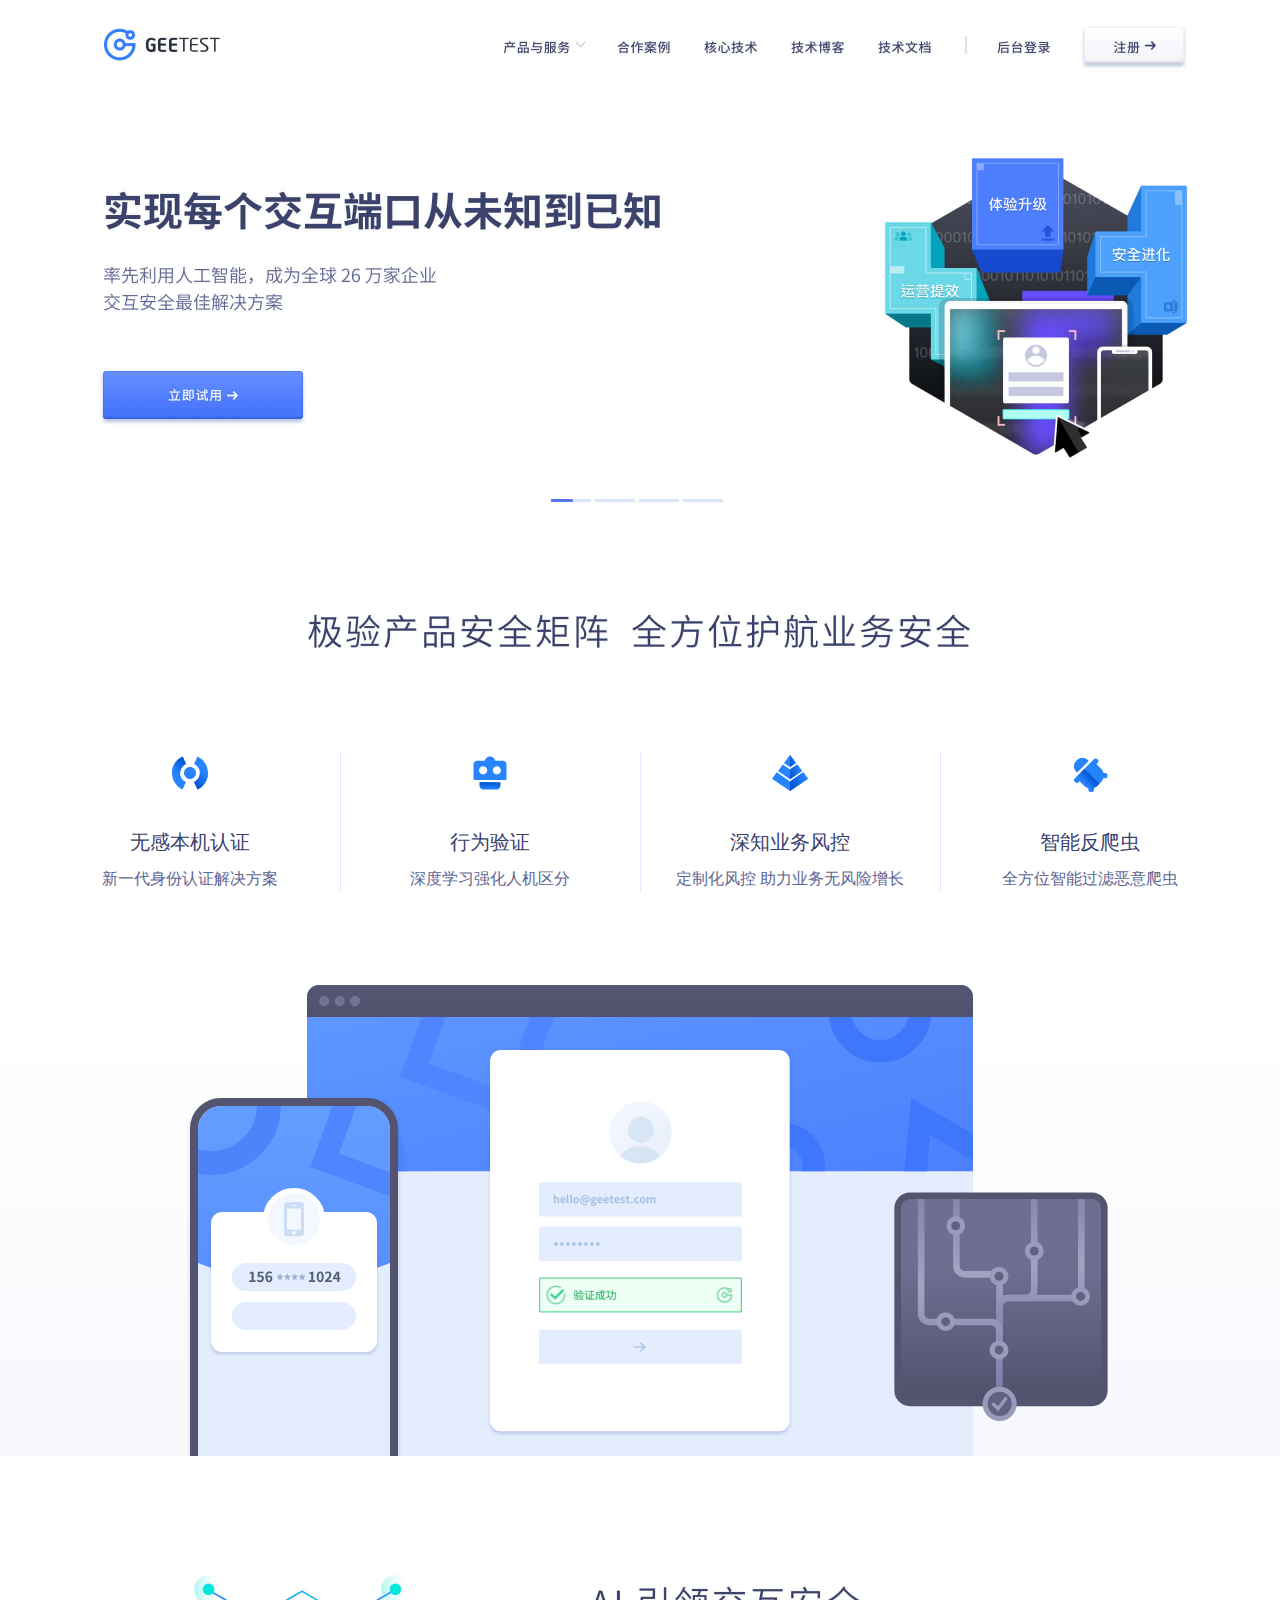
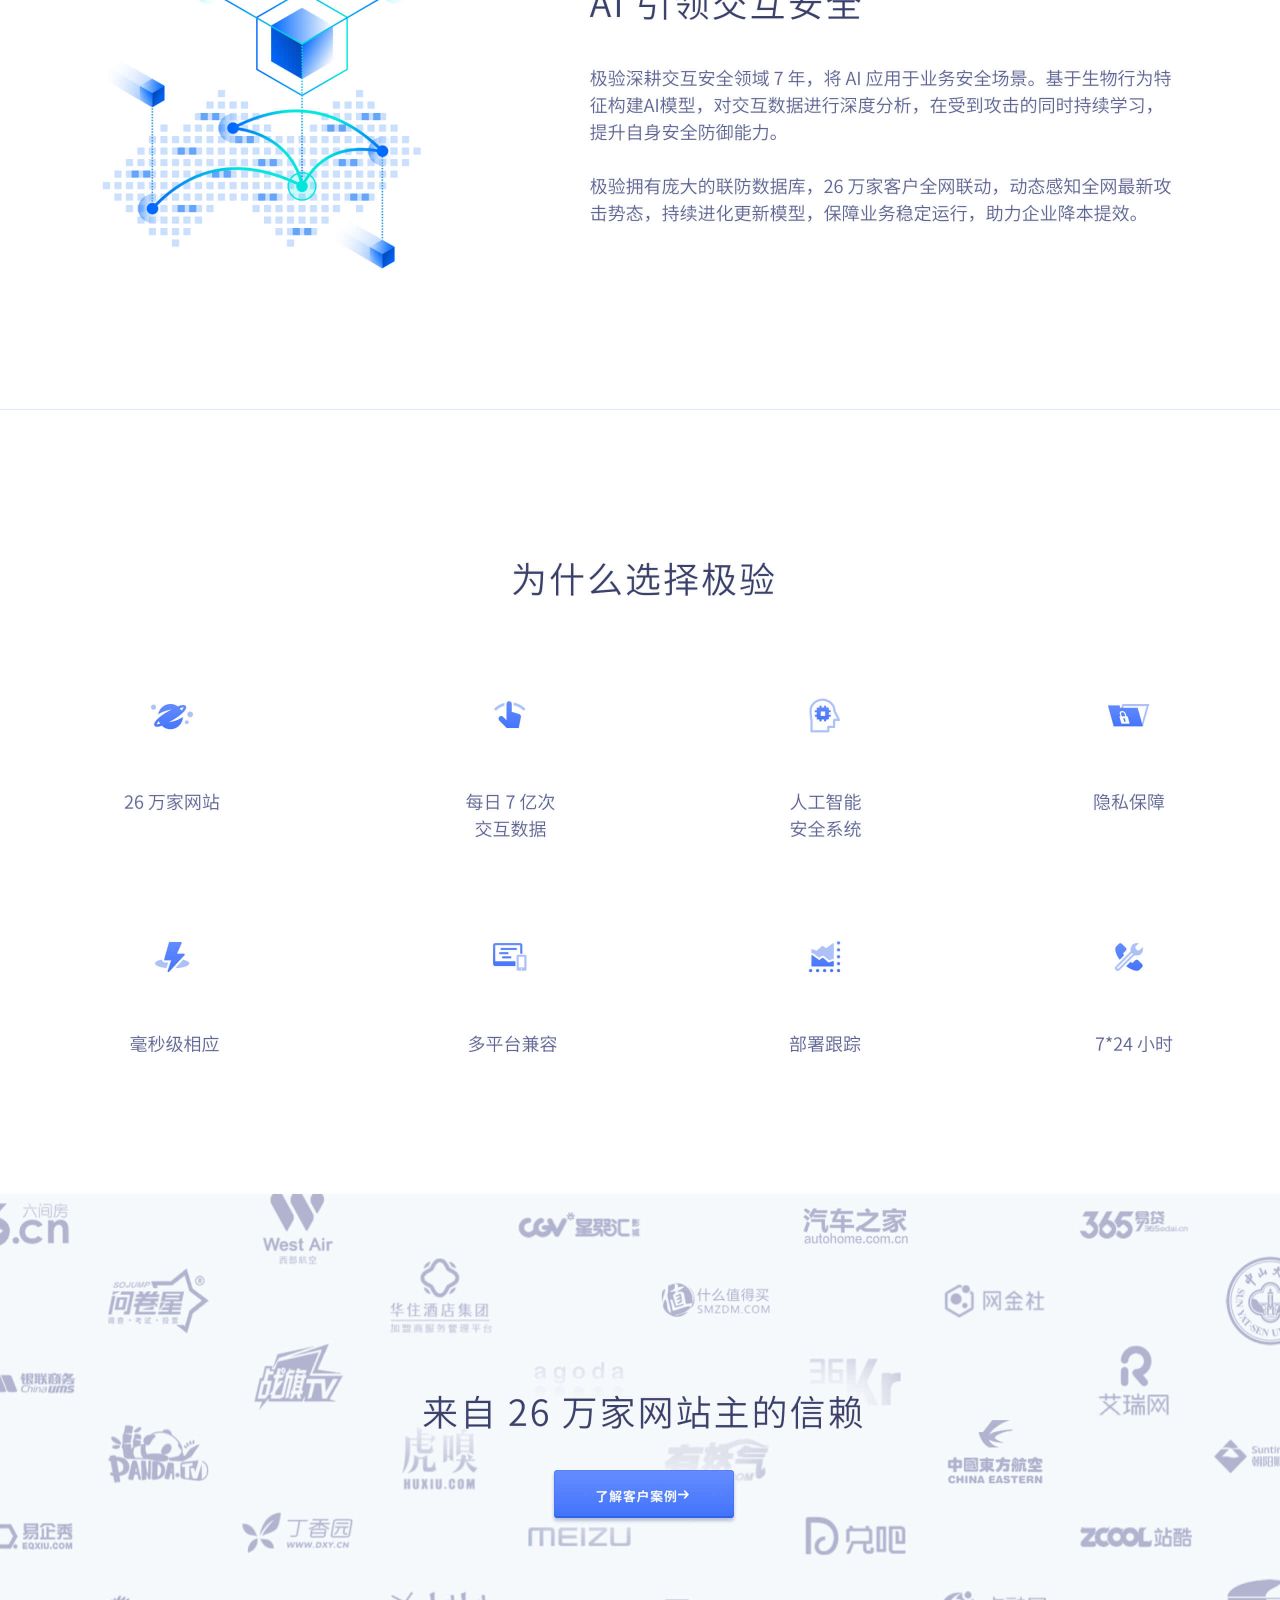
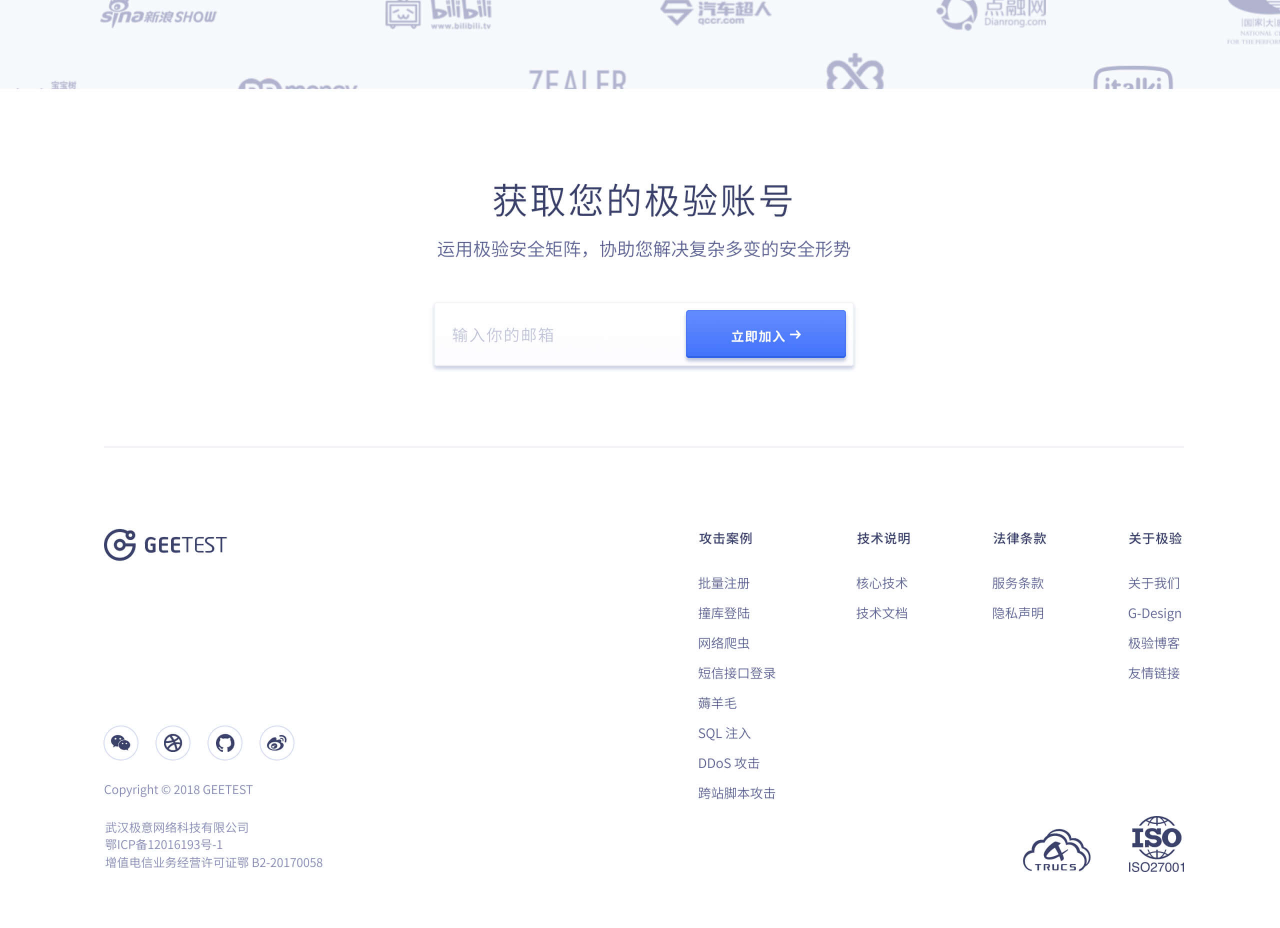
<file: index.html>
<!DOCTYPE html>
<html lang="en">
  <head>
    <meta charset="UTF-8" />
    <meta name="viewport" content="width=device-width, initial-scale=1.0" />
    <meta http-equiv="X-UA-Compatible" content="ie=edge" />
    <title>Document</title>
    <link rel="stylesheet" href="style.css" />
    <link rel="stylesheet" href="normalize.css" />
  </head>
  <body>
    <div class="container">
      <div class="pr-list">
        <a class="pr" href="https://www.geetest.com/Gateway" target="_blank">
          <div class="pr-1">
            <img src="./icons/1.svg" alt="" />
            <h2>无感本机认证</h2>
            <p>新一代身份认证解决方案</p>
          </div>
          <div class="pr-2">
            <div class="top">
              <img src="./icons/1.svg" alt="" />
              <h2>无感本机认证</h2>
              <i></i>
            </div>
            <p>
              整合三大运营商网关取号，准确识别用户手机号，登录注册等一键通过，帮助企业优化验证流程，助力运营拉新、留存。
            </p>
          </div>
        </a>
        <a class="pr" href="https://www.geetest.com/Sensebot" target="_blank">
          <div class="pr-1">
            <img src="./icons/2.svg" alt="" />
            <h2>行为验证</h2>
            <p>深度学习强化人机区分</p>
          </div>
          <div class="pr-2">
            <div class="top">
              <img src="./icons/2.svg" alt="" />
              <h2>行为验证</h2>
              <i></i>
            </div>
            <p>
              基于生物行为特征，利用深度学习构建安全防御体系，持续进化提升人机区分能力，保障业务稳定的同时提升用户体验。
            </p>
          </div>
        </a>
        <a class="pr" href="https://www.geetest.com/Deepknow" target="_blank">
          <div class="pr-1">
            <img src="./icons/3.svg" alt="" />
            <h2>深知业务风控</h2>
            <p>定制化风控 助力业务无风险增长</p>
          </div>
          <div class="pr-2">
            <div class="top">
              <img src="./icons/3.svg" alt="" />
              <h2>深知业务风控</h2>
              <i></i>
            </div>
            <p>
              提取极验 7 年对抗黑产的经验，结合数十种 AI
              模型，定制化识别处置异常风险，帮助企业解决恶意流量问题。
            </p>
          </div>
        </a>
        <a class="pr" href="https://www.geetest.com/BotSonar" target="_blank">
          <div class="pr-1">
            <img src="./icons/4.svg" alt="" />
            <h2>智能反爬虫</h2>
            <p>全方位智能过滤恶意爬虫</p>
          </div>
          <div class="pr-2">
            <div class="top">
              <img src="./icons/4.svg" alt="" />
              <h2>智能反爬虫</h2>
              <i></i>
            </div>
            <p>
              分类过滤网站流量，定制化安全策略，降低恶意爬虫、自动化工具等对网站业务的影响，保护企业数据资产安全。
            </p>
          </div>
        </a>
      </div>
      <div class="motions">
        <div class="bug" id="bug">
          <svg
            width="1180"
            height="400"
            viewBox="0 0 1180 400"
            fill="none"
            xmlns="http://www.w3.org/2000/svg"
          >
            <path
              class="bugPath"
              fill-rule="evenodd"
              clip-rule="evenodd"
              d="M1093.41 27.8621L1090.66 25.4825L1090.79 24.7095C1090.85 24.228 1091.2 23.8212 1091.77 23.7805L1095.37 23.3326C1095.56 23.319 1095.84 23.2037 1096.01 23.0003L1098.39 20.254C1098.91 19.6437 1098.93 18.5928 1098.32 18.064C1097.61 17.4471 1096.66 17.5151 1096.04 18.227L1094.26 19.8815C1094.08 20.085 1093.8 20.2002 1093.42 20.2275L1091.73 20.5394C1092.62 17.0406 1093.2 17.1899 1094.57 14.9929C1095.33 13.6977 1095.13 12.2808 1094.68 11.3586C1094.45 10.8027 1093.68 10.6671 1093.24 11.1757L1091.83 12.8031C1091.26 12.8439 1090.86 12.6811 1090.56 12.4167C1090.25 12.1522 1090.04 11.7863 1090.08 11.1149L1091.49 9.4875C1091.93 8.97893 1091.68 8.23319 1091.1 8.084C1090.12 7.77223 1088.69 7.77923 1087.52 8.72165C1085.46 10.4916 1085.69 11.0475 1082.35 12.431L1082.42 10.7088C1082.39 10.329 1082.46 10.0375 1082.64 9.83408L1084.02 7.82703C1084.64 7.11511 1084.57 6.16579 1083.85 5.5488C1083.24 5.01999 1082.2 5.18958 1081.68 5.79988L1079.3 8.54611C1079.12 8.74958 1079.05 9.04107 1079.06 9.23096L1079.14 12.8517C1079.18 13.4212 1078.83 13.828 1078.36 13.957L1077.62 14.2011L1074.86 11.8215C1074.86 11.8215 1073.54 10.6757 1071.53 11.9641L1069.07 14.812C1068.54 15.4223 1068.52 16.4732 1069.14 17.0021C1069.85 17.619 1070.8 17.5512 1071.41 16.8391L1072.73 15.3135C1072.73 15.3135 1073.64 14.676 1074.17 15.3065L1074.78 15.8353L1073.19 17.6662C1073.19 17.6662 1072.75 18.1747 1072.5 18.6697C1072.34 19.063 1071.99 19.4699 1071.42 19.5106L1069.62 19.7345C1069.24 19.7616 1068.97 19.877 1068.7 20.1821L1066.41 22.8267C1065.89 23.4369 1065.96 24.3861 1066.57 24.9148C1067.18 25.4436 1067.94 25.3895 1068.55 24.6775L1069.7 23.3552C1070.05 22.9484 1070.6 22.7177 1071.17 22.677L1072.12 22.6092C1072.12 22.6092 1071.39 24.284 1073.06 27.5045C1073.06 27.5045 1074.17 29.7147 1075.21 28.3043L1082.52 19.8622C1082.52 19.8622 1083.04 19.2519 1083.96 20.0452C1084.88 20.8383 1084.35 21.4486 1084.35 21.4486L1077.05 29.8908C1075.8 31.1248 1078.15 31.9113 1078.15 31.9113C1081.58 33.0975 1083.13 32.1278 1083.13 32.1278L1083.2 33.077C1083.24 33.6465 1083.09 34.2297 1082.74 34.6365L1081.6 35.9589C1080.98 36.6708 1081.04 37.4301 1081.65 37.9589C1082.26 38.4877 1083.21 38.4199 1083.74 37.8097L1086.02 35.1651C1086.29 34.86 1086.36 34.5684 1086.33 34.1887L1086.36 31.8969C1086.43 31.6054 1086.5 31.3139 1086.78 31.1985C1087.34 30.9679 1087.95 30.2559 1087.95 30.2559L1089.54 28.4252L1090.15 28.954C1090.85 29.3811 1090.35 30.371 1090.35 30.371L1089.03 31.8968C1088.41 32.6087 1088.48 33.558 1089.2 34.1749C1089.81 34.7037 1090.84 34.534 1091.37 33.9238L1093.75 31.1776C1094.73 29.0078 1093.41 27.8621 1093.41 27.8621Z"
              fill="url(#paint0_linear)"
            />
            <path
              class="bugPath"
              fill-rule="evenodd"
              clip-rule="evenodd"
              d="M12.4044 313.779L14.5267 310.825L14.2165 310.104C14.0459 309.65 13.6091 309.336 13.0457 309.429L9.44627 309.829C9.25841 309.86 8.96153 309.812 8.74305 309.655L5.79411 307.537C5.13876 307.066 4.87645 306.048 5.3481 305.392C5.89825 304.626 6.83748 304.471 7.60194 305.02L9.72517 306.214C9.94365 306.371 10.2406 306.418 10.6163 306.356L12.3373 306.266C10.6593 303.069 10.1264 303.35 8.28703 301.531C7.24287 300.449 7.10717 299.025 7.32972 298.023C7.42575 297.429 8.14637 297.117 8.69248 297.51L10.44 298.765C11.0035 298.672 11.3484 298.422 11.5842 298.094C11.8201 297.766 11.9467 297.359 11.7456 296.717L9.99813 295.462C9.45202 295.069 9.51743 294.287 10.0502 294.006C10.9282 293.475 12.3215 293.149 13.6801 293.794C16.1003 295.035 16.0043 295.629 19.5689 296.199L19.1055 294.539C19.0443 294.164 18.9045 293.897 18.686 293.74L16.8772 292.109C16.1127 291.56 15.9595 290.621 16.5098 289.855C16.9814 289.198 18.0298 289.122 18.6851 289.593L21.6341 291.711C21.8525 291.868 21.9923 292.134 22.0229 292.322L22.7926 295.861C22.8843 296.425 23.3212 296.739 23.8062 296.755L24.588 296.819L26.7103 293.865C26.7103 293.865 27.7322 292.443 29.982 293.229L33.04 295.426C33.6954 295.897 33.9577 296.915 33.4861 297.571C32.9358 298.337 31.9967 298.492 31.2321 297.943L29.5938 296.766C29.5938 296.766 28.563 296.357 28.2005 297.092L27.7289 297.748L29.6948 299.161C29.6948 299.161 30.241 299.553 30.5992 299.976C30.8483 300.321 31.2851 300.635 31.8487 300.542L33.6483 300.342C34.0239 300.28 34.3209 300.328 34.6485 300.563L37.4883 302.603C38.1436 303.074 38.2966 304.013 37.8251 304.67C37.3535 305.326 36.6021 305.45 35.8377 304.901L34.4177 303.881C33.9809 303.567 33.3868 303.472 32.8233 303.565L31.8842 303.72C31.8842 303.72 32.9897 305.177 32.1169 308.697C32.1169 308.697 31.545 311.107 30.2038 309.977L21.1386 303.465C21.1386 303.465 20.4832 302.994 19.7757 303.979C19.0683 304.963 19.7237 305.434 19.7237 305.434L28.789 311.947C30.2874 312.857 28.1866 314.168 28.1866 314.168C25.1294 316.119 23.395 315.537 23.395 315.537L23.5481 316.476C23.6399 317.04 23.9196 317.572 24.3565 317.886L25.7764 318.906C26.5408 319.455 26.6633 320.207 26.1916 320.863C25.72 321.52 24.7809 321.675 24.1257 321.204L21.2859 319.164C20.9583 318.929 20.8184 318.662 20.7573 318.286L20.202 316.063C20.0621 315.796 19.9223 315.53 19.6252 315.483C19.0312 315.388 18.2666 314.838 18.2666 314.838L16.3008 313.426L15.8291 314.082C15.2483 314.661 15.9647 315.507 15.9647 315.507L17.6031 316.684C18.3675 317.233 18.5206 318.173 17.9705 318.938C17.4988 319.595 16.4505 319.671 15.7953 319.201L12.8463 317.082C11.3826 315.201 12.4044 313.779 12.4044 313.779Z"
              fill="url(#paint1_linear)"
            />
            <path
              class="bugPath"
              fill-rule="evenodd"
              clip-rule="evenodd"
              d="M1164.74 127.84C1165.33 127.84 1165.81 128.319 1165.81 128.91C1165.81 129.501 1165.33 129.979 1164.74 129.979C1164.15 129.979 1163.67 129.5 1163.67 128.91C1163.67 128.319 1164.15 127.84 1164.74 127.84ZM1164.7 126.471C1166.07 126.471 1167.18 127.581 1167.18 128.952C1167.18 130.323 1166.07 131.434 1164.7 131.434C1163.32 131.434 1162.21 130.323 1162.21 128.952C1162.21 127.582 1163.32 126.471 1164.7 126.471ZM1167.48 123.332C1166.67 122.931 1165.74 122.707 1164.77 122.707C1164.49 122.707 1164.21 122.726 1163.94 122.762L1163.53 120.706C1164 120.471 1164.33 119.987 1164.33 119.428C1164.33 118.639 1163.69 118 1162.9 118C1162.11 118 1161.47 118.64 1161.47 119.428C1161.47 120.195 1162.07 120.821 1162.84 120.853L1163.24 122.899C1162.18 123.168 1161.24 123.707 1160.48 124.438L1159.66 123.681C1159.68 123.609 1159.69 123.534 1159.69 123.455C1159.69 123.011 1159.33 122.652 1158.89 122.652C1158.44 122.652 1158.08 123.011 1158.08 123.455C1158.08 123.898 1158.44 124.258 1158.89 124.258C1158.99 124.258 1159.09 124.239 1159.17 124.206L1160 124.962C1159.41 125.667 1158.99 126.504 1158.76 127.42L1158.07 127.293C1157.99 126.781 1157.55 126.389 1157.01 126.389C1156.42 126.389 1155.94 126.87 1155.94 127.46C1155.94 128.051 1156.42 128.529 1157.01 128.529C1157.41 128.529 1157.76 128.314 1157.94 127.993L1158.64 128.12C1158.61 128.369 1158.59 128.624 1158.59 128.882C1158.59 129.95 1158.86 130.953 1159.34 131.829L1156.42 133.638C1156.16 133.391 1155.81 133.24 1155.43 133.24C1154.64 133.24 1154 133.879 1154 134.668C1154 135.455 1154.64 136.095 1155.43 136.095C1156.22 136.095 1156.86 135.455 1156.86 134.668C1156.86 134.52 1156.83 134.376 1156.79 134.241L1159.71 132.432C1159.92 132.724 1160.15 132.997 1160.4 133.248C1161 133.844 1161.71 134.319 1162.51 134.632L1161.77 136.907C1161.19 136.922 1160.72 137.395 1160.72 137.977C1160.72 138.569 1161.2 139.048 1161.79 139.048C1162.39 139.048 1162.87 138.569 1162.87 137.977C1162.87 137.632 1162.7 137.325 1162.45 137.13L1163.19 134.852C1163.7 134.987 1164.23 135.057 1164.77 135.057C1165.01 135.057 1165.25 135.043 1165.48 135.017L1165.54 135.343C1165.34 135.49 1165.21 135.725 1165.21 135.992C1165.21 136.435 1165.57 136.795 1166.01 136.795C1166.46 136.795 1166.82 136.435 1166.82 135.992C1166.82 135.626 1166.57 135.32 1166.24 135.221L1166.18 134.896C1167.23 134.653 1168.17 134.146 1168.94 133.449L1170.64 135.11C1170.51 135.32 1170.44 135.562 1170.44 135.823C1170.44 136.611 1171.08 137.248 1171.87 137.248C1172.66 137.248 1173.3 136.611 1173.3 135.823C1173.3 135.034 1172.66 134.395 1171.87 134.395C1171.6 134.395 1171.35 134.471 1171.13 134.602L1169.43 132.939C1170.31 131.938 1170.86 130.651 1170.94 129.239H1173.14C1173.28 129.656 1173.68 129.952 1174.15 129.952C1174.74 129.952 1175.22 129.473 1175.22 128.883C1175.22 128.291 1174.74 127.812 1174.15 127.812C1173.68 127.812 1173.28 128.11 1173.14 128.526H1170.94C1170.86 127.127 1170.32 125.853 1169.46 124.856L1172.82 121.62C1172.96 121.692 1173.12 121.733 1173.3 121.733C1173.89 121.733 1174.37 121.253 1174.37 120.662C1174.37 120.07 1173.89 119.592 1173.3 119.592C1172.7 119.592 1172.22 120.071 1172.22 120.662C1172.22 120.821 1172.26 120.972 1172.32 121.107L1168.97 124.343C1168.7 124.098 1168.41 123.877 1168.11 123.682L1169.02 122.06C1169.08 122.07 1169.14 122.075 1169.21 122.075C1169.8 122.075 1170.28 121.596 1170.28 121.005C1170.28 120.414 1169.8 119.934 1169.21 119.934C1168.61 119.934 1168.13 120.414 1168.13 121.005C1168.13 121.275 1168.23 121.521 1168.4 121.71L1167.48 123.332Z"
              fill="url(#paint2_linear)"
            />
            <path
              class="bugPath"
              fill-rule="evenodd"
              clip-rule="evenodd"
              d="M1164.31 317.375C1163.45 317.375 1162.75 318.076 1162.75 318.939C1162.75 319.802 1163.45 320.5 1164.31 320.5C1165.18 320.5 1165.88 319.801 1165.88 318.939C1165.88 318.076 1165.18 317.375 1164.31 317.375ZM1164.37 315.375C1162.37 315.375 1160.75 316.997 1160.75 318.999C1160.75 321.003 1162.37 322.625 1164.37 322.625C1166.38 322.625 1168 321.003 1168 318.999C1168 316.997 1166.38 315.375 1164.37 315.375ZM1160.3 310.789C1161.5 310.204 1162.84 309.876 1164.26 309.876C1164.68 309.876 1165.08 309.904 1165.48 309.957L1166.07 306.953C1165.39 306.61 1164.92 305.902 1164.92 305.086C1164.92 303.933 1165.85 303 1167 303C1168.16 303 1169.09 303.934 1169.09 305.086C1169.09 306.207 1168.2 307.121 1167.09 307.169L1166.51 310.157C1168.05 310.55 1169.43 311.337 1170.54 312.405L1171.73 311.3C1171.7 311.194 1171.69 311.085 1171.69 310.97C1171.69 310.321 1172.21 309.796 1172.86 309.796C1173.51 309.796 1174.04 310.321 1174.04 310.97C1174.04 311.617 1173.51 312.142 1172.86 312.142C1172.71 312.142 1172.57 312.115 1172.44 312.066L1171.24 313.171C1172.09 314.201 1172.71 315.423 1173.04 316.762L1174.05 316.576C1174.17 315.828 1174.82 315.256 1175.6 315.256C1176.46 315.256 1177.16 315.958 1177.16 316.82C1177.16 317.684 1176.46 318.382 1175.6 318.382C1175.02 318.382 1174.51 318.068 1174.24 317.598L1173.23 317.784C1173.27 318.149 1173.3 318.521 1173.3 318.898C1173.3 320.457 1172.9 321.924 1172.2 323.202L1176.47 325.846C1176.84 325.485 1177.35 325.265 1177.91 325.265C1179.07 325.265 1180 326.198 1180 327.351C1180 328.5 1179.07 329.436 1177.91 329.436C1176.76 329.436 1175.82 328.5 1175.82 327.351C1175.82 327.135 1175.86 326.924 1175.92 326.727L1171.65 324.084C1171.35 324.51 1171.02 324.91 1170.65 325.277C1169.78 326.147 1168.73 326.841 1167.56 327.298L1168.65 330.622C1169.5 330.643 1170.18 331.335 1170.18 332.186C1170.18 333.05 1169.48 333.75 1168.61 333.75C1167.75 333.75 1167.05 333.05 1167.05 332.186C1167.05 331.681 1167.29 331.233 1167.66 330.947L1166.57 327.62C1165.84 327.816 1165.06 327.919 1164.26 327.919C1163.91 327.919 1163.57 327.899 1163.23 327.86L1163.14 328.336C1163.43 328.551 1163.62 328.894 1163.62 329.284C1163.62 329.932 1163.1 330.458 1162.45 330.458C1161.8 330.458 1161.27 329.933 1161.27 329.284C1161.27 328.75 1161.63 328.302 1162.12 328.159L1162.2 327.684C1160.68 327.329 1159.3 326.587 1158.18 325.569L1155.7 327.996C1155.87 328.302 1155.98 328.657 1155.98 329.038C1155.98 330.188 1155.04 331.12 1153.89 331.12C1152.73 331.12 1151.8 330.188 1151.8 329.038C1151.8 327.886 1152.73 326.952 1153.89 326.952C1154.28 326.952 1154.65 327.062 1154.97 327.254L1157.45 324.825C1156.17 323.363 1155.36 321.482 1155.25 319.42H1152.04C1151.83 320.028 1151.25 320.461 1150.57 320.461C1149.7 320.461 1149 319.762 1149 318.899C1149 318.035 1149.7 317.334 1150.57 317.334C1151.25 317.334 1151.83 317.77 1152.04 318.377H1155.25C1155.36 316.334 1156.16 314.473 1157.41 313.016L1152.51 308.288C1152.3 308.394 1152.06 308.453 1151.81 308.453C1150.95 308.453 1150.24 307.753 1150.24 306.889C1150.24 306.024 1150.95 305.326 1151.81 305.326C1152.67 305.326 1153.38 306.025 1153.38 306.889C1153.38 307.121 1153.33 307.341 1153.24 307.539L1158.14 312.267C1158.52 311.909 1158.94 311.585 1159.39 311.301L1158.06 308.931C1157.97 308.947 1157.88 308.953 1157.79 308.953C1156.92 308.953 1156.22 308.254 1156.22 307.39C1156.22 306.527 1156.92 305.826 1157.79 305.826C1158.65 305.826 1159.35 306.527 1159.35 307.39C1159.35 307.784 1159.21 308.144 1158.96 308.421L1160.3 310.789Z"
              fill="url(#paint3_linear)"
            />
            <path
              class="bugPath"
              fill-rule="evenodd"
              clip-rule="evenodd"
              d="M90.3129 67.3752C89.4494 67.3752 88.7509 68.0755 88.7509 68.9386C88.7509 69.8019 89.4504 70.5002 90.3129 70.5002C91.1764 70.5002 91.8759 69.801 91.8759 68.9386C91.8759 68.0755 91.1764 67.3752 90.3129 67.3752ZM90.3747 65.375C88.3728 65.375 86.7488 66.9966 86.7488 68.9995C86.7488 71.0026 88.3728 72.625 90.3747 72.625C92.3767 72.625 93.9988 71.0026 93.9988 68.9995C93.9988 66.9974 92.3767 65.375 90.3747 65.375ZM86.2996 60.7891C87.4959 60.2043 88.8429 59.876 90.2632 59.876C90.6778 59.876 91.0845 59.904 91.4846 59.9571L92.0741 56.9525C91.3861 56.6099 90.9155 55.9024 90.9155 55.0858C90.9155 53.9333 91.8498 53 93.0027 53C94.1553 53 95.0898 53.9344 95.0898 55.0858C95.0898 56.2074 94.2037 57.1214 93.0925 57.1686L92.5079 60.1569C94.0462 60.5498 95.4271 61.3374 96.5354 62.4048L97.7335 61.2997C97.7027 61.1945 97.6862 61.0845 97.6862 60.9696C97.6862 60.321 98.2108 59.796 98.8593 59.796C99.5076 59.796 100.035 60.321 100.035 60.9696C100.035 61.6172 99.5085 62.1424 98.8593 62.1424C98.7124 62.1424 98.5703 62.1153 98.4398 62.0661L97.2407 63.1712C98.0901 64.2011 98.7142 65.4229 99.0399 66.7618L100.052 66.5765C100.17 65.8283 100.816 65.256 101.598 65.256C102.462 65.256 103.163 65.9577 103.163 66.8196C103.163 67.6844 102.462 68.3823 101.598 68.3823C101.017 68.3823 100.509 68.0676 100.24 67.5984L99.2263 67.7839C99.2709 68.1487 99.296 68.5213 99.296 68.8976C99.296 70.4574 98.8997 71.9235 98.2012 73.2025L102.468 75.8461C102.843 75.4851 103.352 75.265 103.912 75.265C105.066 75.265 106 76.1985 106 77.3508C106 78.5003 105.066 79.4356 103.912 79.4356C102.759 79.4356 101.825 78.5003 101.825 77.3508C101.825 77.1346 101.858 76.9243 101.919 76.7273L97.6532 74.0837C97.3528 74.5103 97.0166 74.9099 96.6483 75.2767C95.7788 76.1473 94.7293 76.8412 93.5612 77.2977L94.6501 80.6219C95.4986 80.643 96.1797 81.3351 96.1797 82.1855C96.1797 83.0503 95.4782 83.75 94.6124 83.75C93.7477 83.75 93.047 83.0503 93.047 82.1855C93.047 81.6807 93.2867 81.2328 93.6597 80.9471L92.5716 77.62C91.8354 77.8161 91.0614 77.9194 90.2632 77.9194C89.9125 77.9194 89.5685 77.899 89.2263 77.8605L89.1424 78.3363C89.4342 78.5515 89.6246 78.8942 89.6246 79.2842C89.6246 79.9318 89.0989 80.4578 88.4505 80.4578C87.8012 80.4578 87.2745 79.9327 87.2745 79.2842C87.2745 78.7503 87.6301 78.3024 88.1171 78.1588L88.2012 77.6838C86.6765 77.3286 85.3004 76.5874 84.1806 75.5691L81.6972 77.9956C81.874 78.3024 81.9754 78.6567 81.9754 79.038C81.9754 80.1885 81.0411 81.1199 79.8884 81.1199C78.7346 81.1199 77.8021 80.1885 77.8021 79.038C77.8021 77.8855 78.7346 76.9522 79.8884 76.9522C80.2845 76.9522 80.6537 77.0622 80.9705 77.2543L83.4529 74.8249C82.1746 73.3627 81.3639 71.4825 81.2459 69.4198H78.0417C77.8272 70.0279 77.2474 70.4612 76.5663 70.4612C75.7005 70.4612 75 69.7615 75 68.8987C75 68.0348 75.7005 67.3341 76.5663 67.3341C77.2474 67.3341 77.8272 67.7704 78.0417 68.3774H81.2459C81.3628 66.3341 82.1591 64.4732 83.4143 63.0158L78.5123 58.2883C78.3027 58.3935 78.063 58.4534 77.8108 58.4534C76.947 58.4534 76.2445 57.7526 76.2445 56.8887C76.2445 56.0239 76.947 55.3262 77.8108 55.3262C78.6747 55.3262 79.3763 56.025 79.3763 56.8887C79.3763 57.1214 79.326 57.3415 79.2352 57.5394L84.1371 62.2667C84.5245 61.9088 84.9439 61.5854 85.3894 61.3007L84.0568 58.9312C83.9689 58.9465 83.8791 58.9534 83.7863 58.9534C82.9224 58.9534 82.2199 58.2535 82.221 57.3898C82.221 56.5268 82.9224 55.826 83.7863 55.826C84.6521 55.826 85.3526 56.5268 85.3526 57.3898C85.3526 57.7845 85.2057 58.1445 84.9642 58.4206L86.2996 60.7891Z"
              fill="url(#paint4_linear)"
            />
            <defs>
              <linearGradient
                id="paint0_linear"
                x1="1061.34"
                y1="1.30832"
                x2="1063.95"
                y2="42.3974"
                gradientUnits="userSpaceOnUse"
              >
                <stop stop-color="#FFD486" />
                <stop offset="1" stop-color="#FFB32A" />
              </linearGradient>
              <linearGradient
                id="paint1_linear"
                x1="37.4233"
                y1="280.494"
                x2="44.4347"
                y2="321.065"
                gradientUnits="userSpaceOnUse"
              >
                <stop stop-color="#FFD486" />
                <stop offset="1" stop-color="#FFB32A" />
              </linearGradient>
              <linearGradient
                id="paint2_linear"
                x1="1143.39"
                y1="128.524"
                x2="1164.44"
                y2="149.743"
                gradientUnits="userSpaceOnUse"
              >
                <stop stop-color="#FFAF84" />
                <stop offset="1" stop-color="#FF6D30" />
              </linearGradient>
              <linearGradient
                id="paint3_linear"
                x1="1195.5"
                y1="318.375"
                x2="1164.75"
                y2="349.374"
                gradientUnits="userSpaceOnUse"
              >
                <stop stop-color="#FFAF84" />
                <stop offset="1" stop-color="#FF6D30" />
              </linearGradient>
              <linearGradient
                id="paint4_linear"
                x1="121.5"
                y1="68.375"
                x2="90.751"
                y2="99.374"
                gradientUnits="userSpaceOnUse"
              >
                <stop stop-color="#FFAF84" />
                <stop offset="1" stop-color="#FF6D30" />
              </linearGradient>
            </defs>
          </svg>
        </div>
        <div class="wave" id="wave">
          <svg
            width="1175"
            height="941"
            viewBox="0 0 1175 941"
            fill="none"
            xmlns="http://www.w3.org/2000/svg"
          >
            <ellipse
              cx="420.092"
              cy="470.297"
              rx="399"
              ry="328"
              transform="rotate(75 420.092 470.297)"
              fill="url(#paint0www_linear)"
            />
            <ellipse
              rx="399"
              ry="328"
              transform="matrix(-0.258819 0.965926 0.965926 0.258819 754.094 470.297)"
              fill="url(#paint1sss_linear)"
            />
            <defs>
              <linearGradient
                id="paint0www_linear"
                x1="420.091"
                y1="771.845"
                x2="435.759"
                y2="507.258"
                gradientUnits="userSpaceOnUse"
              >
                <stop stop-color="#9DDEFF" stop-opacity="0.37" />
                <stop offset="1" stop-color="#E8F4FF" stop-opacity="0.01" />
              </linearGradient>
              <linearGradient
                id="paint1sss_linear"
                x1="399"
                y1="629.548"
                x2="414.667"
                y2="364.961"
                gradientUnits="userSpaceOnUse"
              >
                <stop stop-color="#9DDEFF" stop-opacity="0.37" />
                <stop offset="1" stop-color="#E8F4FF" stop-opacity="0.01" />
              </linearGradient>
            </defs>
          </svg>
          <svg
            width="1175"
            height="941"
            viewBox="0 0 1175 941"
            fill="none"
            xmlns="http://www.w3.org/2000/svg"
          >
            <ellipse
              cx="420.092"
              cy="470.297"
              rx="399"
              ry="328"
              transform="rotate(75 420.092 470.297)"
              fill="url(#paint0www_linear)"
            />
            <ellipse
              rx="399"
              ry="328"
              transform="matrix(-0.258819 0.965926 0.965926 0.258819 754.094 470.297)"
              fill="url(#paint1sss_linear)"
            />
            <defs>
              <linearGradient
                id="paint0www_linear"
                x1="420.091"
                y1="771.845"
                x2="435.759"
                y2="507.258"
                gradientUnits="userSpaceOnUse"
              >
                <stop stop-color="#9DDEFF" stop-opacity="0.37" />
                <stop offset="1" stop-color="#E8F4FF" stop-opacity="0.01" />
              </linearGradient>
              <linearGradient
                id="paint1sss_linear"
                x1="399"
                y1="629.548"
                x2="414.667"
                y2="364.961"
                gradientUnits="userSpaceOnUse"
              >
                <stop stop-color="#9DDEFF" stop-opacity="0.37" />
                <stop offset="1" stop-color="#E8F4FF" stop-opacity="0.01" />
              </linearGradient>
            </defs>
          </svg>
        </div>
        <div class="motion-wrap">
          <div class="pr-motion-1" id="pr-motion-1">
            <svg
              width="220"
              height="408"
              viewBox="0 0 220 408"
              fill="none"
              xmlns="http://www.w3.org/2000/svg"
            >
              <g filter="url(#2222filter0_d)">
                <rect
                  x="14"
                  y="12"
                  width="192"
                  height="379"
                  rx="23"
                  fill="#E3EDFD"
                />
                <rect
                  x="10"
                  y="8"
                  width="200"
                  height="387"
                  rx="27"
                  stroke="#555470"
                  stroke-width="8"
                />
              </g>
              <mask
                id="mask0rcds"
                mask-type="alpha"
                maskUnits="userSpaceOnUse"
                x="14"
                y="12"
                width="192"
                height="379"
              >
                <rect
                  x="18"
                  y="16"
                  width="184"
                  height="371"
                  rx="19"
                  fill="#E3EDFD"
                  stroke="#555470"
                  stroke-width="8"
                />
              </mask>
              <g mask="url(#mask0rcds)">
                <ellipse
                  cx="110"
                  cy="38"
                  rx="197"
                  ry="150"
                  fill="url(#aapaint0_linear)"
                />
                <path
                  d="M186.013 -25.5309L175.482 -29.3638L171.649 -18.8329L144.47 55.8411L140.637 66.372L151.168 70.205L225.842 97.3841L236.373 101.217L240.206 90.6861L267.385 16.0121L271.218 5.48119L260.687 1.64826L186.013 -25.5309Z"
                  stroke="#5185FF"
                  stroke-width="22.4135"
                />
                <path
                  d="M27 69C59.0325 69 85 43.0325 85 11C85 -21.0325 59.0325 -47 27 -47C-5.03251 -47 -31 -21.0325 -31 11C-31 43.0325 -5.03251 69 27 69Z"
                  stroke="#4F83FC"
                  stroke-width="24"
                />
              </g>
              <g filter="url(#22filter1_d)">
                <rect
                  x="27"
                  y="118"
                  width="166"
                  height="140"
                  rx="11"
                  fill="white"
                />
              </g>
              <path
                d="M110 153.5C125.74 153.5 138.5 140.74 138.5 125C138.5 109.26 125.74 96.5 110 96.5C94.2599 96.5 81.5 109.26 81.5 125C81.5 140.74 94.2599 153.5 110 153.5Z"
                fill="#F3F8FF"
                stroke="white"
                stroke-width="5"
              />
              <path
                d="M103.008 108C101.353 108 100 109.371 100 111.048V139.238C100 140.914 101.353 142.286 103.008 142.286H116.992C118.647 142.286 120 140.914 120 139.238V111.048C120 109.371 118.647 108 116.992 108H103.008ZM108.325 110.936H111.678C111.899 110.936 112.077 111.191 112.077 111.507C112.077 111.824 111.899 112.079 111.678 112.079H108.325C108.104 112.079 107.926 111.824 107.926 111.507C107.926 111.191 108.104 110.936 108.325 110.936ZM103.008 114.5H116.992V135.5H103.008V114.5ZM110.001 136.893C111.029 136.893 111.863 137.738 111.863 138.78C111.863 139.821 111.029 140.667 110.001 140.667C108.972 140.667 108.139 139.821 108.139 138.78C108.139 137.738 108.972 136.893 110.001 136.893Z"
                fill="#CEDDF6"
              />
              <path
                id="svgBtn"
                d="M48 222C48 214.268 54.268 208 62 208H158C165.732 208 172 214.268 172 222C172 229.732 165.732 236 158 236H62C54.268 236 48 229.732 48 222Z"
                fill="#E3EDFD"
              />
              <rect
                id="textBg"
                x="48"
                y="169"
                width="124"
                height="28"
                rx="14"
                fill="#E3EDFD"
              />
              <g id="text">
                <path
                  d="M65.3477 188H71.5777V186.334H69.6317V177.64H68.1057C67.4477 178.046 66.7337 178.312 65.6977 178.508V179.782H67.5737V186.334H65.3477V188Z"
                  fill="#525E73"
                />
                <path
                  d="M76.3078 188.196C78.2258 188.196 79.9338 186.866 79.9338 184.556C79.9338 182.302 78.4778 181.266 76.7418 181.266C76.2658 181.266 75.9018 181.364 75.4958 181.56L75.6918 179.362H79.4578V177.64H73.9138L73.6338 182.666L74.5718 183.282C75.1738 182.89 75.5098 182.736 76.1258 182.736C77.1758 182.736 77.8758 183.408 77.8758 184.612C77.8758 185.83 77.1198 186.516 76.0418 186.516C75.0758 186.516 74.3478 186.04 73.7598 185.466L72.8078 186.782C73.5778 187.552 74.6698 188.196 76.3078 188.196Z"
                  fill="#525E73"
                />
                <path
                  d="M85.0699 186.642C84.2019 186.642 83.5019 185.914 83.3059 184.024C83.8239 183.226 84.4399 182.932 84.9999 182.932C85.8959 182.932 86.4699 183.506 86.4699 184.738C86.4699 185.998 85.8399 186.642 85.0699 186.642ZM88.2059 178.62C87.5759 177.976 86.6519 177.444 85.3919 177.444C83.3059 177.444 81.3879 179.096 81.3879 182.96C81.3879 186.614 83.1379 188.196 85.1119 188.196C86.8759 188.196 88.3599 186.866 88.3599 184.738C88.3599 182.512 87.1279 181.476 85.3919 181.476C84.7199 181.476 83.8239 181.896 83.2639 182.582C83.3479 179.992 84.3279 179.096 85.5179 179.096C86.1199 179.096 86.7499 179.432 87.1139 179.852L88.2059 178.62Z"
                  fill="#525E73"
                />
                <path
                  d="M124.971 188H131.201V186.334H129.255V177.64H127.729C127.071 178.046 126.357 178.312 125.321 178.508V179.782H127.197V186.334H124.971V188Z"
                  fill="#525E73"
                />
                <path
                  d="M136.197 188.196C138.297 188.196 139.697 186.348 139.697 182.778C139.697 179.208 138.297 177.444 136.197 177.444C134.083 177.444 132.683 179.194 132.683 182.778C132.683 186.348 134.083 188.196 136.197 188.196ZM136.197 186.586C135.301 186.586 134.629 185.69 134.629 182.778C134.629 179.88 135.301 179.04 136.197 179.04C137.079 179.04 137.751 179.88 137.751 182.778C137.751 185.69 137.079 186.586 136.197 186.586Z"
                  fill="#525E73"
                />
                <path
                  d="M140.913 188H147.857V186.264H145.603C145.127 186.264 144.441 186.32 143.923 186.376C145.813 184.528 147.367 182.512 147.367 180.636C147.367 178.704 146.065 177.444 144.105 177.444C142.691 177.444 141.767 178.004 140.815 179.012L141.935 180.132C142.453 179.558 143.083 179.068 143.839 179.068C144.819 179.068 145.393 179.698 145.393 180.748C145.393 182.344 143.727 184.29 140.913 186.81V188Z"
                  fill="#525E73"
                />
                <path
                  d="M150.851 183.744L152.461 181.168C152.755 180.608 153.035 180.034 153.287 179.488H153.343C153.315 180.09 153.259 181.028 153.259 181.63V183.744H150.851ZM156.409 183.744H155.177V177.64H152.713L148.849 183.912V185.312H153.259V188H155.177V185.312H156.409V183.744Z"
                  fill="#525E73"
                />
                <path
                  d="M94.7454 186L96.025 184.462L97.3046 186L98.2207 185.292L97.2464 183.538L98.9914 182.723L98.6424 181.585L96.7811 182.031L96.6066 180H95.4579L95.2688 182.031L93.4076 181.585L93.0586 182.723L94.789 183.538L93.8293 185.292L94.7454 186Z"
                  fill="#97ACCE"
                />
                <path
                  d="M102.101 186L103.381 184.462L104.66 186L105.576 185.292L104.602 183.538L106.347 182.723L105.998 181.585L104.137 182.031L103.962 180H102.814L102.625 182.031L100.763 181.585L100.414 182.723L102.145 183.538L101.185 185.292L102.101 186Z"
                  fill="#97ACCE"
                />
                <path
                  d="M109.457 186L110.736 184.462L112.016 186L112.932 185.292L111.958 183.538L113.703 182.723L113.354 181.585L111.493 182.031L111.318 180H110.169L109.98 182.031L108.119 181.585L107.77 182.723L109.5 183.538L108.541 185.292L109.457 186Z"
                  fill="#97ACCE"
                />
                <path
                  d="M116.813 186L118.092 184.462L119.372 186L120.288 185.292L119.314 183.538L121.059 182.723L120.71 181.585L118.848 182.031L118.674 180H117.525L117.336 182.031L115.475 181.585L115.126 182.723L116.856 183.538L115.897 185.292L116.813 186Z"
                  fill="#97ACCE"
                />
              </g>
              <g id="success">
                <circle opacity="0.1" cx="110" cy="196" r="27" fill="#00A77B" />
                <path
                  id="svg1SuccessPath"
                  d="M100 196L106 202.5L119 190"
                  stroke="#27C267"
                  stroke-width="3"
                  stroke-linecap="round"
                />
              </g>
              <mask
                id="mask1dddd2"
                mask-type="alpha"
                maskUnits="userSpaceOnUse"
                x="84"
                y="99"
                width="52"
                height="52"
              >
                <path
                  fill-rule="evenodd"
                  clip-rule="evenodd"
                  d="M110 151C124.359 151 136 139.359 136 125C136 110.641 124.359 99 110 99C95.6406 99 84 110.641 84 125C84 139.359 95.6406 151 110 151Z"
                  fill="white"
                />
              </mask>
              <g id="avatar">
                <path
                  d="M110 153.5C125.74 153.5 138.5 140.74 138.5 125C138.5 109.26 125.74 96.5 110 96.5C94.2599 96.5 81.5 109.26 81.5 125C81.5 140.74 94.2599 153.5 110 153.5Z"
                  fill="#F3F8FF"
                  stroke="white"
                  stroke-width="5"
                />

                <g mask="url(#mask1dddd2)">
                  <path
                    opacity="0.8"
                    fill-rule="evenodd"
                    clip-rule="evenodd"
                    d="M121.124 119.811C121.124 125.781 116.277 130.621 110.298 130.621C104.319 130.621 99.4727 125.781 99.4727 119.811C99.4727 113.84 104.319 109 110.298 109C116.277 109 121.124 113.84 121.124 119.811ZM109.696 133.231C119.911 133.231 128.434 141.051 129.543 151.249H89.8496C90.9593 141.051 99.482 133.231 109.696 133.231Z"
                    fill="#CEDDF6"
                  />
                </g>
              </g>
              <defs>
                <filter
                  id="2222filter0_d"
                  x="0.236538"
                  y="0.798077"
                  width="219.527"
                  height="406.527"
                  filterUnits="userSpaceOnUse"
                  color-interpolation-filters="sRGB"
                >
                  <feFlood flood-opacity="0" result="BackgroundImageFix" />
                  <feColorMatrix
                    in="SourceAlpha"
                    type="matrix"
                    values="0 0 0 0 0 0 0 0 0 0 0 0 0 0 0 0 0 0 127 0"
                  />
                  <feOffset dy="2.56154" />
                  <feGaussianBlur stdDeviation="2.88173" />
                  <feColorMatrix
                    type="matrix"
                    values="0 0 0 0 0 0 0 0 0 0 0 0 0 0 0 0 0 0 0.118744 0"
                  />
                  <feBlend
                    mode="normal"
                    in2="BackgroundImageFix"
                    result="effect1_dropShadow"
                  />
                  <feBlend
                    mode="normal"
                    in="SourceGraphic"
                    in2="effect1_dropShadow"
                    result="shape"
                  />
                </filter>
                <filter
                  id="22filter1_d"
                  x="24"
                  y="117"
                  width="172"
                  height="146"
                  filterUnits="userSpaceOnUse"
                  color-interpolation-filters="sRGB"
                >
                  <feFlood flood-opacity="0" result="BackgroundImageFix" />
                  <feColorMatrix
                    in="SourceAlpha"
                    type="matrix"
                    values="0 0 0 0 0 0 0 0 0 0 0 0 0 0 0 0 0 0 127 0"
                  />
                  <feOffset dy="2" />
                  <feGaussianBlur stdDeviation="1.5" />
                  <feColorMatrix
                    type="matrix"
                    values="0 0 0 0 0.172549 0 0 0 0 0.278431 0 0 0 0 0.572549 0 0 0 0.2 0"
                  />
                  <feBlend
                    mode="normal"
                    in2="BackgroundImageFix"
                    result="effect1_dropShadow"
                  />
                  <feBlend
                    mode="normal"
                    in="SourceGraphic"
                    in2="effect1_dropShadow"
                    result="shape"
                  />
                </filter>
                <linearGradient
                  id="aapaint0_linear"
                  x1="-25"
                  y1="435.081"
                  x2="-28.4788"
                  y2="37.9779"
                  gradientUnits="userSpaceOnUse"
                >
                  <stop stop-color="#4779FF" />
                  <stop offset="1" stop-color="#629CFF" />
                </linearGradient>
              </defs>
            </svg>
          </div>

          <div class="pr-motion-2" id="pr-motion-2">
            <img id="sensebot" src="static-pic.png" alt="" srcset="" />
            <img src="sensebot.gif" alt="" srcset="" />
            <svg
              width="666"
              height="481"
              viewBox="0 0 666 481"
              fill="none"
              xmlns="http://www.w3.org/2000/svg"
            >
              <rect y="32.0186" width="666" height="448.269" fill="#E3EDFD" />
              <path
                d="M0 12C0 5.37257 5.37258 0 12 0H654C660.627 0 666 5.37258 666 12V186.352H0V12Z"
                fill="url(#paint0_lineartt)"
              />
              <mask
                id="mask0mask0"
                mask-type="alpha"
                maskUnits="userSpaceOnUse"
                x="0"
                y="0"
                width="666"
                height="187"
              >
                <path
                  d="M0 12C0 5.37257 5.37258 0 12 0H654C660.627 0 666 5.37258 666 12V186.352H0V12Z"
                  fill="white"
                />
              </mask>
              <g mask="url(#mask0mask0)">
                <path
                  d="M35.2205 234.7C64.8319 234.7 88.6926 210.537 88.6926 180.908C88.6926 151.279 64.8319 127.116 35.2205 127.116C5.60904 127.116 -18.2517 151.279 -18.2517 180.908C-18.2517 210.537 5.60904 234.7 35.2205 234.7Z"
                  stroke="#5185FF"
                  stroke-width="22.4135"
                />
                <path
                  d="M152.684 -6.68909L142.154 -10.522L138.321 0.00886907L111.142 74.6829L107.309 85.2138L117.839 89.0468L192.514 116.226L203.044 120.059L206.877 109.528L234.057 34.8539L237.889 24.323L227.359 20.4901L152.684 -6.68909Z"
                  stroke="#5185FF"
                  stroke-width="22.4135"
                />
                <path
                  d="M600.067 272.989L613.836 131.69L736.242 203.604L600.067 272.989Z"
                  stroke="#3E77FC"
                  stroke-width="22.4135"
                />
                <path
                  d="M474.844 212.926C492.527 212.926 506.863 198.591 506.863 180.907C506.863 163.223 492.527 148.888 474.844 148.888C457.16 148.888 442.825 163.223 442.825 180.907C442.825 198.591 457.16 212.926 474.844 212.926Z"
                  stroke="#3E77FC"
                  stroke-width="22.4135"
                />
                <path
                  d="M573.143 66.2788C595.248 66.2788 613.168 48.3595 613.168 26.2548C613.168 4.15014 595.248 -13.7692 573.143 -13.7692C551.039 -13.7692 533.119 4.15014 533.119 26.2548C533.119 48.3595 551.039 66.2788 573.143 66.2788Z"
                  stroke="#3E77FC"
                  stroke-width="22.4135"
                />
              </g>
              <g filter="url(#filter0_dopop)">
                <rect
                  x="183"
                  y="65"
                  width="299.7"
                  height="381.285"
                  rx="11"
                  fill="white"
                />
              </g>
              <path
                d="M0 12C0 5.37258 5.37258 0 12 0H654C660.627 0 666 5.37258 666 12V32.0192H0V12Z"
                fill="url(#paint1_linear3bhf)"
              />
              <path
                fill-rule="evenodd"
                clip-rule="evenodd"
                d="M17.291 21.1319C20.1204 21.1319 22.4141 18.8382 22.4141 16.0088C22.4141 13.1794 20.1204 10.8857 17.291 10.8857C14.4616 10.8857 12.168 13.1794 12.168 16.0088C12.168 18.8382 14.4616 21.1319 17.291 21.1319Z"
                fill="#707495"
              />
              <path
                fill-rule="evenodd"
                clip-rule="evenodd"
                d="M32.6602 21.1319C35.4896 21.1319 37.7833 18.8382 37.7833 16.0088C37.7833 13.1794 35.4896 10.8857 32.6602 10.8857C29.8308 10.8857 27.5371 13.1794 27.5371 16.0088C27.5371 18.8382 29.8308 21.1319 32.6602 21.1319Z"
                fill="#707495"
              />
              <path
                fill-rule="evenodd"
                clip-rule="evenodd"
                d="M48.0293 21.1319C50.8587 21.1319 53.1524 18.8382 53.1524 16.0088C53.1524 13.1794 50.8587 10.8857 48.0293 10.8857C45.1999 10.8857 42.9062 13.1794 42.9062 16.0088C42.9062 18.8382 45.1999 21.1319 48.0293 21.1319Z"
                fill="#707495"
              />
              <defs>
                <linearGradient
                  id="paint0_lineartt"
                  x1="1329.57"
                  y1="109.219"
                  x2="1216.79"
                  y2="-342.556"
                  gradientUnits="userSpaceOnUse"
                >
                  <stop stop-color="#4779FF" />
                  <stop offset="1" stop-color="#629CFF" />
                </linearGradient>
                <linearGradient
                  id="paint1_linear3bhf"
                  x1="666"
                  y1="32.0192"
                  x2="666"
                  y2="0"
                  gradientUnits="userSpaceOnUse"
                >
                  <stop stop-color="#51516D" />
                  <stop offset="1" stop-color="#575672" />
                </linearGradient>
                <filter
                  id="filter0_dopop"
                  x="180"
                  y="64"
                  width="305.7"
                  height="387.285"
                  filterUnits="userSpaceOnUse"
                  color-interpolation-filters="sRGB"
                >
                  <feFlood flood-opacity="0" result="BackgroundImageFix" />
                  <feColorMatrix
                    in="SourceAlpha"
                    type="matrix"
                    values="0 0 0 0 0 0 0 0 0 0 0 0 0 0 0 0 0 0 127 0"
                  />
                  <feOffset dy="2" />
                  <feGaussianBlur stdDeviation="1.5" />
                  <feColorMatrix
                    type="matrix"
                    values="0 0 0 0 0.172549 0 0 0 0 0.278431 0 0 0 0 0.572549 0 0 0 0.2 0"
                  />
                  <feBlend
                    mode="normal"
                    in2="BackgroundImageFix"
                    result="effect1_dropShadow"
                  />
                  <feBlend
                    mode="normal"
                    in="SourceGraphic"
                    in2="effect1_dropShadow"
                    result="shape"
                  />
                </filter>
              </defs>
            </svg>
          </div>

          <div class="pr-motion-3" id="pr-motion-3">
            <svg
              width="214"
              height="229"
              viewBox="0 0 214 229"
              fill="none"
              xmlns="http://www.w3.org/2000/svg"
            >
              <rect
                x="3.68966"
                y="3.68966"
                width="206.621"
                height="207.145"
                rx="12.4138"
                fill="url(#paint0a_linear)"
                stroke="url(#paint1a_linear)"
                stroke-width="6.62069"
              />
              <mask
                id="mask0aaa"
                mask-type="alpha"
                maskUnits="userSpaceOnUse"
                x="7"
                y="7"
                width="200"
                height="201"
              >
                <rect
                  x="7"
                  y="7"
                  width="200"
                  height="200.524"
                  rx="9.10345"
                  fill="url(#paint2a_linear)"
                />
              </mask>
              <g mask="url(#mask0aaa)">
                <path
                  d="M102.249 165.764C102.249 167.592 103.731 169.074 105.559 169.074C107.387 169.074 108.869 167.592 108.869 165.764H102.249ZM59.0725 -7L59.0725 74.0577H65.6932L65.6932 -7L59.0725 -7ZM70.6587 85.6439H97.2833V79.0232H70.6587V85.6439ZM102.249 90.6095L102.249 165.764H108.869L108.869 90.6095L102.249 90.6095ZM97.2833 85.6439C100.026 85.6439 102.249 87.8671 102.249 90.6095L108.869 90.6095C108.869 84.2106 103.682 79.0232 97.2833 79.0232V85.6439ZM59.0725 74.0577C59.0725 80.4566 64.2598 85.6439 70.6587 85.6439V79.0232C67.9163 79.0232 65.6932 76.8001 65.6932 74.0577H59.0725Z"
                  fill="url(#paint3a_linear)"
                />
                <path
                  d="M187.322 -7V97.6701C187.322 102.241 183.617 105.946 179.046 105.946L113.956 105.946C109.385 105.946 105.68 109.651 105.68 114.222L105.68 153.171"
                  stroke="url(#paint4a_linear)"
                  stroke-width="6.62069"
                />
                <path
                  d="M140.221 -7V97.6701C140.221 102.241 136.516 105.946 131.945 105.946H113.956C109.385 105.946 105.68 109.651 105.68 114.222L105.68 153.171"
                  stroke="url(#paint5a_linear)"
                  stroke-width="6.62069"
                />
                <path
                  d="M27.1387 -7L27.1387 121.676C27.1387 126.247 30.8439 129.952 35.4145 129.952H96.9727C101.543 129.952 105.249 133.657 105.249 138.228L105.249 228.615"
                  stroke="url(#paint6a_linear)"
                  stroke-width="6.62069"
                  stroke-linecap="round"
                />
                <path
                  class="dot"
                  d="M68.6703 33.7418C68.6703 37.5931 65.5582 40.704 61.7328 40.704C57.9074 40.704 54.7953 37.5931 54.7953 33.7418C54.7953 29.8906 57.9074 26.7796 61.7328 26.7796C65.5582 26.7796 68.6703 29.8906 68.6703 33.7418Z"
                  fill="#626183"
                  stroke="#9A9ABC"
                  stroke-width="4.96552"
                />
                <path
                  class="dot"
                  d="M58.6 129.652C58.6 133.503 55.4879 136.614 51.6625 136.614C47.8371 136.614 44.7249 133.503 44.7249 129.652C44.7249 125.801 47.8371 122.69 51.6625 122.69C55.4879 122.69 58.6 125.801 58.6 129.652Z"
                  fill="#626183"
                  stroke="#9A9ABC"
                  stroke-width="4.96552"
                />
                <path
                  class="dot"
                  d="M111.969 157.921C111.969 161.772 108.857 164.883 105.032 164.883C101.206 164.883 98.0941 161.772 98.0941 157.921C98.0941 154.069 101.206 150.958 105.032 150.958C108.857 150.958 111.969 154.069 111.969 157.921Z"
                  fill="#626183"
                  stroke="#9A9ABC"
                  stroke-width="4.96552"
                />
                <path
                  class="dot"
                  d="M147.211 58.9811C147.211 62.8323 144.099 65.9433 140.274 65.9433C136.448 65.9433 133.336 62.8323 133.336 58.9811C133.336 55.1298 136.448 52.0189 140.274 52.0189C144.099 52.0189 147.211 55.1298 147.211 58.9811Z"
                  fill="#626183"
                  stroke="#9A9ABC"
                  stroke-width="4.96552"
                />
                <path
                  class="dot"
                  d="M193.532 104.413C193.532 108.264 190.419 111.375 186.594 111.375C182.769 111.375 179.657 108.264 179.657 104.413C179.657 100.561 182.769 97.4505 186.594 97.4505C190.419 97.4505 193.532 100.561 193.532 104.413Z"
                  fill="#626183"
                  stroke="#9A9ABC"
                  stroke-width="4.96552"
                />
                <path
                  class="dot"
                  d="M111.969 84.2213C111.969 88.0726 108.857 91.1835 105.032 91.1835C101.206 91.1835 98.0941 88.0726 98.0941 84.2213C98.0941 80.3701 101.206 77.2591 105.032 77.2591C108.857 77.2591 111.969 80.3701 111.969 84.2213Z"
                  fill="#626183"
                  stroke="#9A9ABC"
                  stroke-width="4.96552"
                />
                <g id="scaner">
                  <rect
                    id="scaner1"
                    opacity="0.65"
                    x="7"
                    y="-65"
                    width="200"
                    height="92"
                    fill="url(#paint7a_linear)"
                  />
                  <rect
                    id="scaner2"
                    x="7"
                    y="22"
                    width="200"
                    height="5"
                    fill="#27C2B9"
                  />
                </g>
              </g>
              <path
                id="passBg"
                d="M120.254 211.872C120.254 219.967 113.711 226.518 105.654 226.518C97.5961 226.518 91.0531 219.967 91.0531 211.872C91.0531 203.778 97.5961 197.227 105.654 197.227C113.711 197.227 120.254 203.778 120.254 211.872Z"
                fill="#626183"
                stroke="#9A9ABC"
                stroke-width="4.96552"
              />
              <path
                id="pass"
                d="M98.6465 211.29L104.063 216.721L112.396 205.859"
                stroke="#9A9ABC"
                stroke-width="3.31034"
              />
              <defs>
                <linearGradient
                  id="paint0a_linear"
                  x1="207"
                  y1="207.524"
                  x2="207"
                  y2="7"
                  gradientUnits="userSpaceOnUse"
                >
                  <stop stop-color="#51516D" />
                  <stop offset="0.655676" stop-color="#6F6D92" />
                </linearGradient>
                <linearGradient
                  id="paint1a_linear"
                  x1="107"
                  y1="7"
                  x2="107"
                  y2="207.524"
                  gradientUnits="userSpaceOnUse"
                >
                  <stop stop-color="#555470" />
                  <stop offset="1" stop-color="#555470" />
                </linearGradient>
                <linearGradient
                  id="paint2a_linear"
                  x1="107"
                  y1="7"
                  x2="107"
                  y2="207.524"
                  gradientUnits="userSpaceOnUse"
                >
                  <stop stop-color="#545470" />
                  <stop offset="1" stop-color="#545470" />
                </linearGradient>
                <linearGradient
                  id="paint3a_linear"
                  x1="83.971"
                  y1="-7"
                  x2="84.117"
                  y2="161.774"
                  gradientUnits="userSpaceOnUse"
                >
                  <stop stop-color="#7F7FAA" />
                  <stop offset="0.505208" stop-color="#A3A3C2" />
                  <stop offset="1" stop-color="#7F7FAA" />
                </linearGradient>
                <linearGradient
                  id="paint4a_linear"
                  x1="146.501"
                  y1="-7"
                  x2="146.567"
                  y2="149.472"
                  gradientUnits="userSpaceOnUse"
                >
                  <stop stop-color="#7F7FAA" />
                  <stop offset="0.505208" stop-color="#A3A3C2" />
                  <stop offset="1" stop-color="#7F7FAA" />
                </linearGradient>
                <linearGradient
                  id="paint5a_linear"
                  x1="122.95"
                  y1="-7"
                  x2="123.107"
                  y2="149.472"
                  gradientUnits="userSpaceOnUse"
                >
                  <stop stop-color="#7F7FAA" />
                  <stop offset="0.505208" stop-color="#A3A3C2" />
                  <stop offset="1" stop-color="#7F7FAA" />
                </linearGradient>
                <linearGradient
                  id="paint6a_linear"
                  x1="66.1936"
                  y1="-7"
                  x2="66.3051"
                  y2="191.342"
                  gradientUnits="userSpaceOnUse"
                >
                  <stop stop-color="#7F7FAA" />
                  <stop offset="0.505208" stop-color="#A3A3C2" />
                  <stop offset="1" stop-color="#7F7FAA" />
                </linearGradient>
                <linearGradient
                  id="paint7a_linear"
                  x1="107"
                  y1="-65"
                  x2="107"
                  y2="27"
                  gradientUnits="userSpaceOnUse"
                >
                  <stop
                    offset="0.510417"
                    stop-color="#27C2B9"
                    stop-opacity="0"
                  />
                  <stop offset="1" stop-color="#27C2B9" />
                </linearGradient>
              </defs>
            </svg>
          </div>
        </div>
      </div>
    </div>
    <script src="TweenMax.min.js"></script>
    <script src="TimelineMax.min.js"></script>
    <!-- <script src="DrawSVGPlugin.min.js"></script> -->
    <script src="main.js"></script>
    <!-- <script src="main1.js"></script> -->
  </body>
</html>
</file>
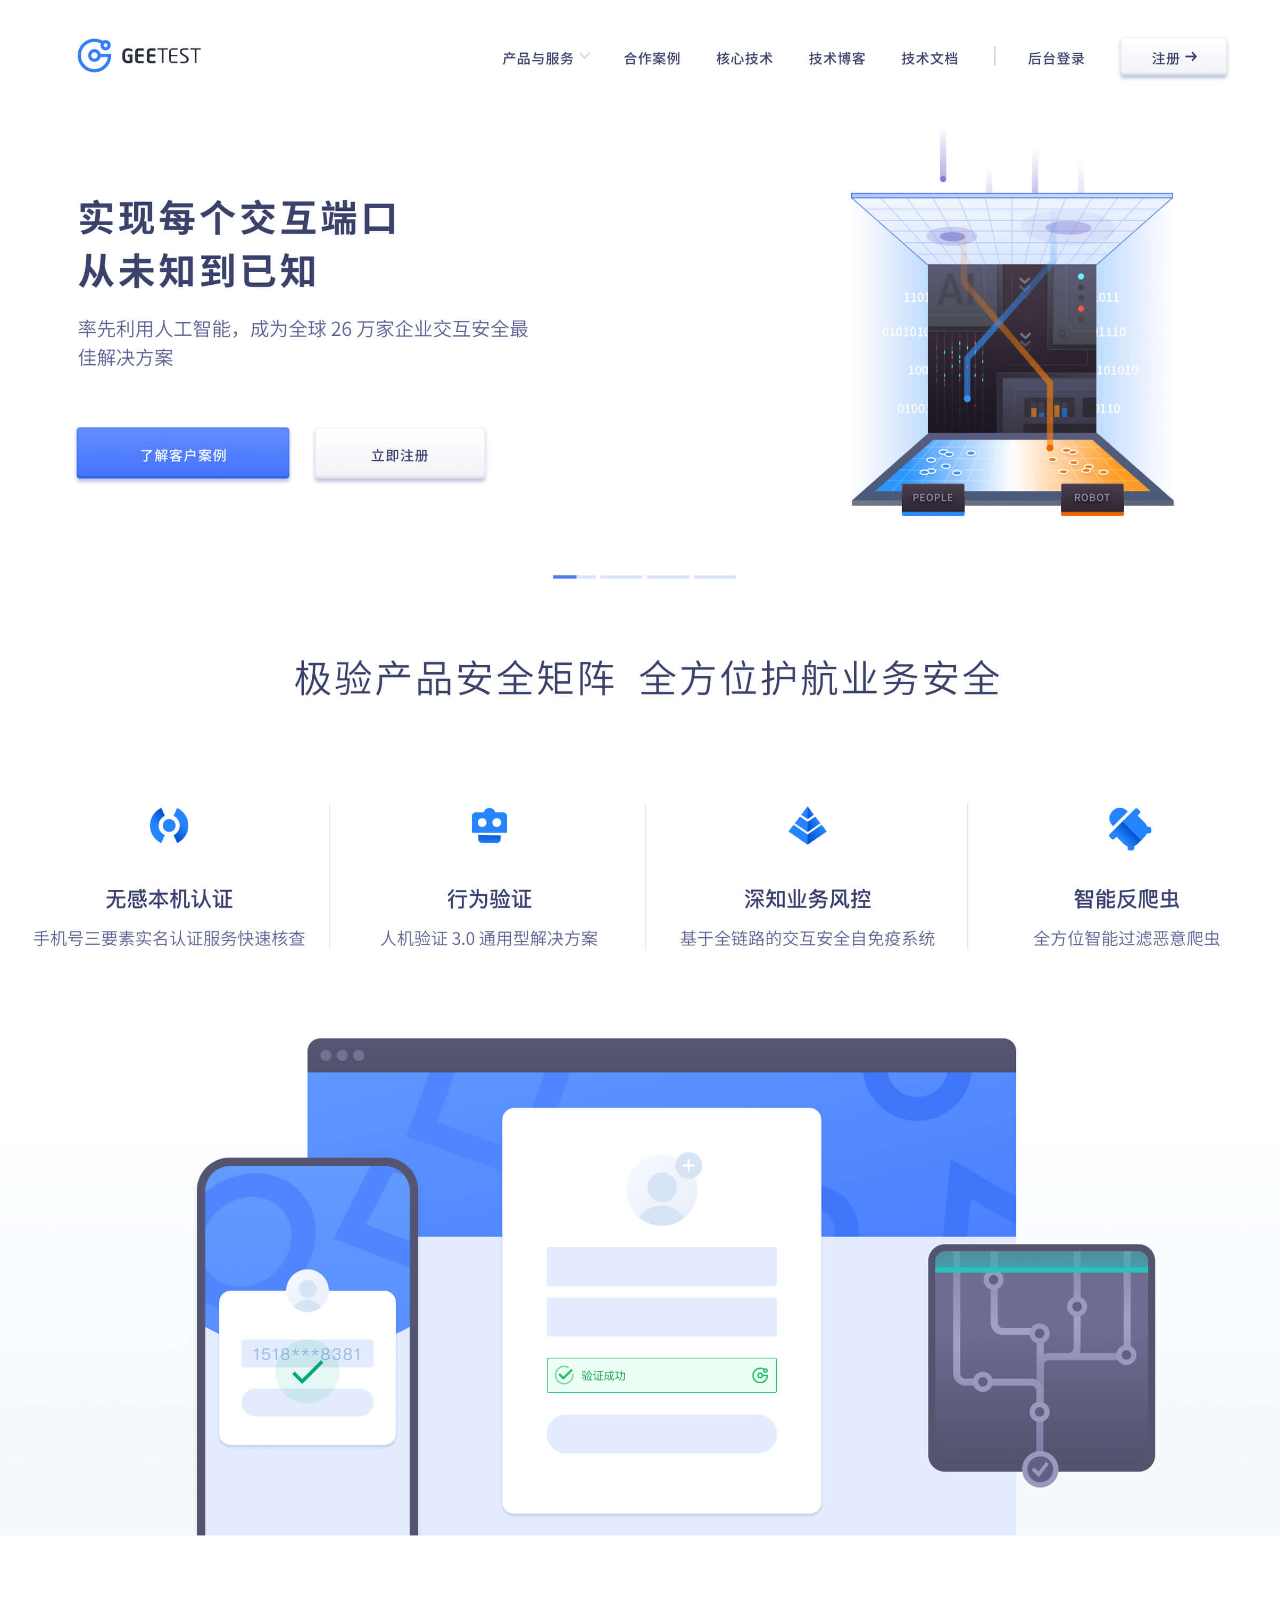
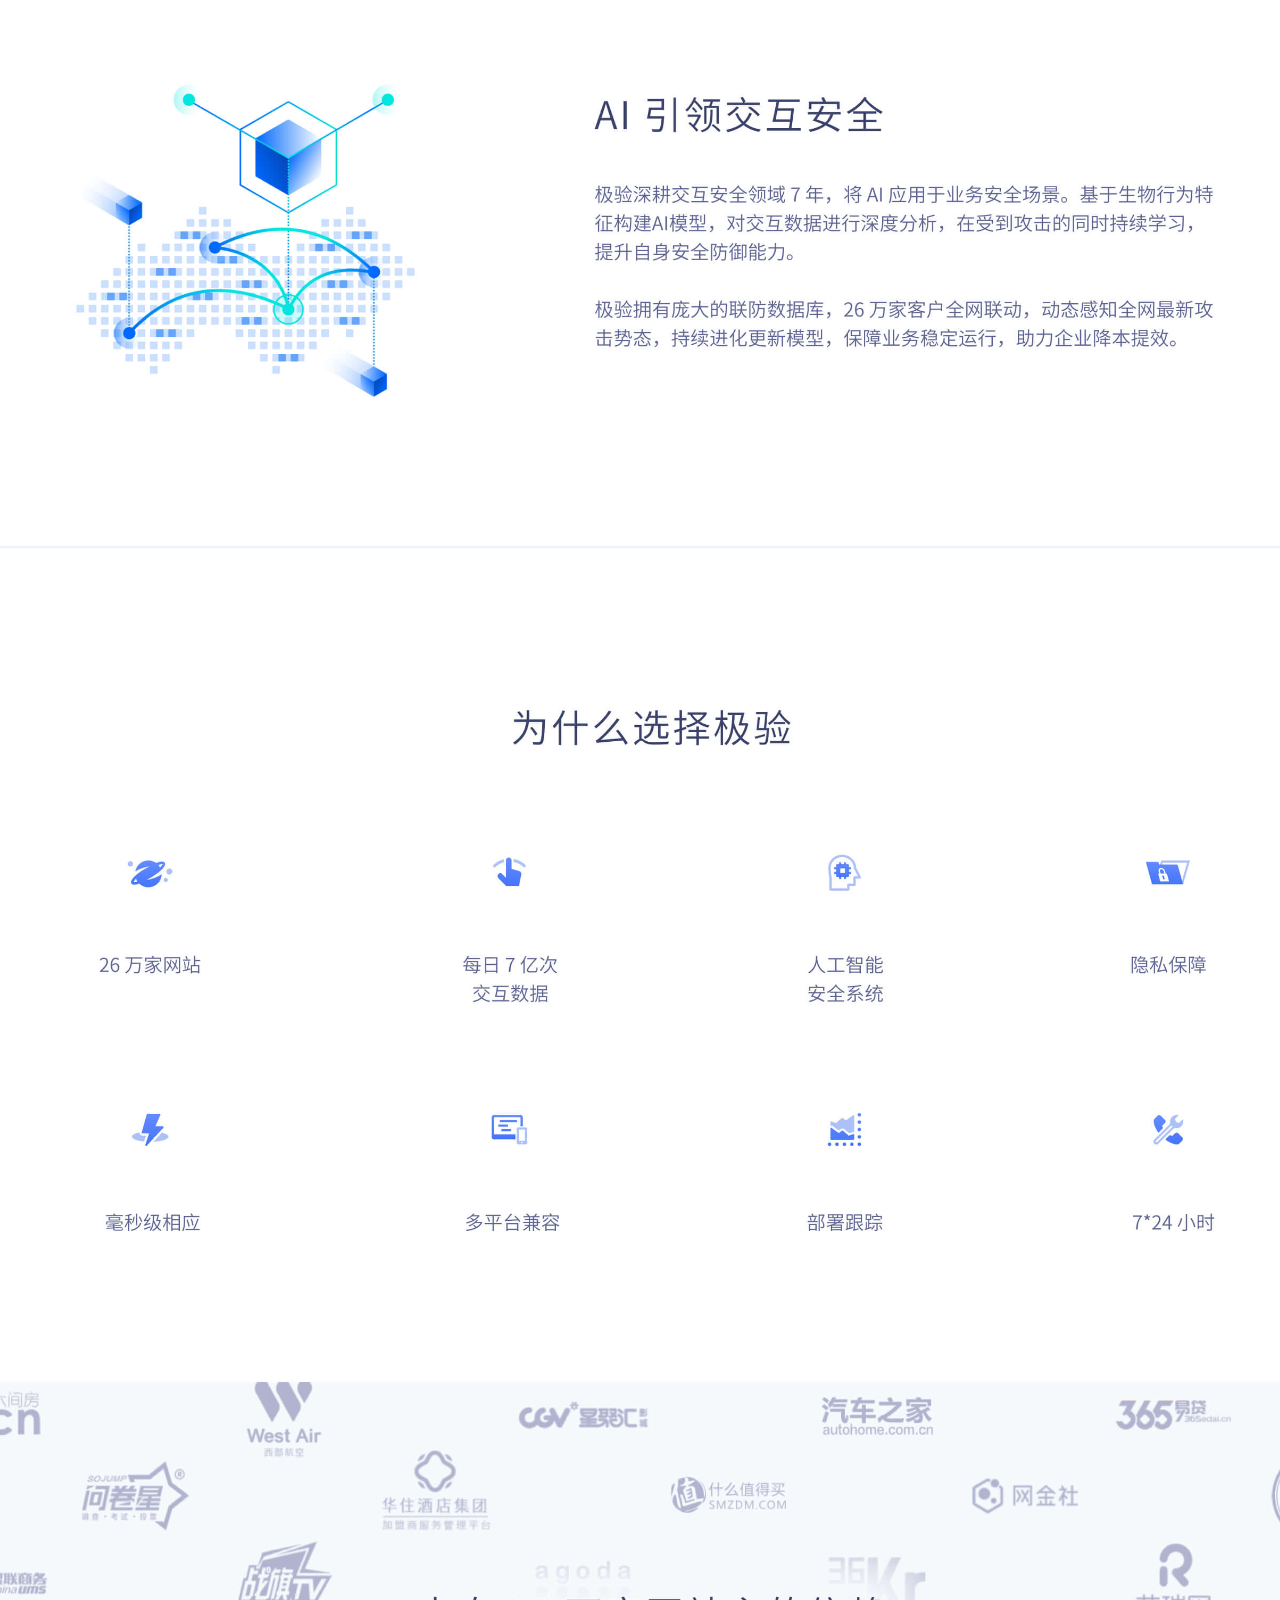
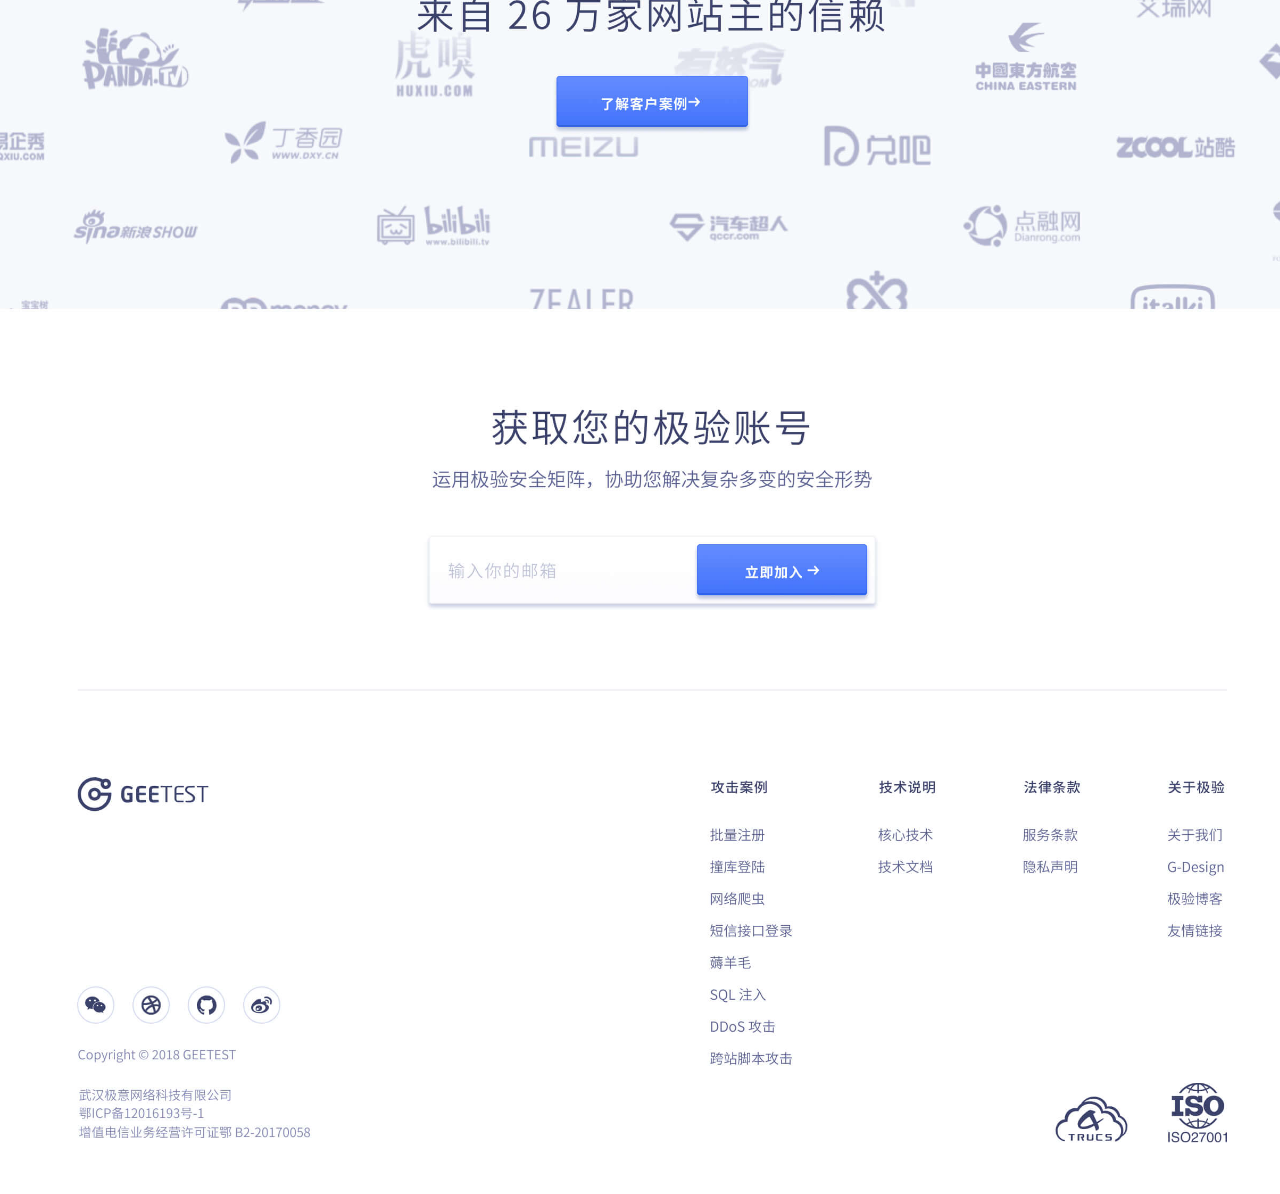
<file: test/index.html>
<!DOCTYPE html>
<html lang="en">
  <head>
    <meta charset="UTF-8" />
    <meta name="viewport" content="width=device-width, initial-scale=1.0" />
    <meta http-equiv="X-UA-Compatible" content="ie=edge" />
    <title>Document</title>
    <style>
      body {
        width: 100vw;
        display: flex;
        justify-content: center;
        align-items: center;
        overflow-x: hidden;
      }

      img {
            height: 4378px;
      }
    </style>
  </head>
  <body>
    <img src="/test/bg.jpg" alt="" />
  </body>
</html>
</file>
<file: style.css>
h2,
p {
  margin: 0;
}

body {
  width: 100vw;
  height: 4128px;
  font-family: -apple-system, BlinkMacSystemFont, 'Segoe UI', Roboto, Oxygen, Ubuntu, Cantarell, 'Open Sans', 'Helvetica Neue', sans-serif;
  background: url("./bg.jpg") no-repeat center top;
  background-size: 2560px auto;
  display: -webkit-box;
  display: -ms-flexbox;
  display: flex;
  -webkit-box-pack: center;
      -ms-flex-pack: center;
          justify-content: center;
  -webkit-box-align: center;
      -ms-flex-align: center;
          align-items: center;
}

.container {
  width: 100%;
  position: absolute;
  top: 716px;
  display: -webkit-box;
  display: -ms-flexbox;
  display: flex;
  -webkit-box-pack: center;
      -ms-flex-pack: center;
          justify-content: center;
  -webkit-box-align: center;
      -ms-flex-align: center;
          align-items: center;
  -webkit-box-orient: vertical;
  -webkit-box-direction: normal;
      -ms-flex-direction: column;
          flex-direction: column;
}

.container .pr-list {
  z-index: 100;
  width: 1200px;
  display: -webkit-box;
  display: -ms-flexbox;
  display: flex;
  -webkit-box-pack: center;
      -ms-flex-pack: center;
          justify-content: center;
  -webkit-box-align: center;
      -ms-flex-align: center;
          align-items: center;
}

.container .pr-list .pr {
  position: relative;
  width: 300px;
  height: 200px;
  cursor: pointer;
  -webkit-transition: all 0.3s ease;
  transition: all 0.3s ease;
  display: -webkit-box;
  display: -ms-flexbox;
  display: flex;
  -webkit-box-pack: center;
      -ms-flex-pack: center;
          justify-content: center;
  -webkit-box-align: center;
      -ms-flex-align: center;
          align-items: center;
}

.container .pr-list .pr:first-child::before {
  opacity: 0;
}

.container .pr-list .pr::before {
  position: absolute;
  top: 35px;
  left: 0;
  content: '';
  width: 1px;
  height: 140px;
  background-color: #E1E7FF;
  -webkit-transition: all 0.2s ease;
  transition: all 0.2s ease;
}

.container .pr-list .pr::after {
  opacity: 0;
  z-index: -1;
  position: absolute;
  top: 0;
  left: 0;
  content: '';
  display: block;
  width: 100%;
  height: 100%;
  background: #FFFFFF;
  border-radius: 6px;
  -webkit-transition: all 0.65s cubic-bezier(0.075, 0.82, 0.165, 1);
  transition: all 0.65s cubic-bezier(0.075, 0.82, 0.165, 1);
  -webkit-transform: scale(0.88);
          transform: scale(0.88);
  -webkit-box-shadow: 0px 0px 0px #B3B6D1, 0px 0px 0px rgba(179, 182, 209, 0);
          box-shadow: 0px 0px 0px #B3B6D1, 0px 0px 0px rgba(179, 182, 209, 0);
}

.container .pr-list .pr .pr-1 {
  position: absolute;
  width: 100%;
  height: 100%;
  display: -webkit-box;
  display: -ms-flexbox;
  display: flex;
  -webkit-box-pack: center;
      -ms-flex-pack: center;
          justify-content: center;
  -webkit-box-align: center;
      -ms-flex-align: center;
          align-items: center;
  -webkit-box-orient: vertical;
  -webkit-box-direction: normal;
      -ms-flex-direction: column;
          flex-direction: column;
}

.container .pr-list .pr .pr-1 img {
  opacity: 1;
  margin-bottom: 30px;
  -webkit-transition: all 0.26s cubic-bezier(0.075, 0.82, 0.165, 1);
  transition: all 0.26s cubic-bezier(0.075, 0.82, 0.165, 1);
  -webkit-transform: translateY(0);
          transform: translateY(0);
}

.container .pr-list .pr .pr-1 h2 {
  opacity: 1;
  font-weight: 500;
  font-size: 20px;
  line-height: 18px;
  color: #3A416F;
  margin-bottom: 16px;
  -webkit-transition: all 0.26s cubic-bezier(0.075, 0.82, 0.165, 1);
  transition: all 0.26s cubic-bezier(0.075, 0.82, 0.165, 1);
  -webkit-transform: translateY(0);
          transform: translateY(0);
  -webkit-transition-delay: 0.05s;
          transition-delay: 0.05s;
}

.container .pr-list .pr .pr-1 p {
  opacity: 1;
  font-weight: normal;
  font-size: 16px;
  line-height: 23px;
  color: #5D6494;
  -webkit-transition: all 0.26s cubic-bezier(0.075, 0.82, 0.165, 1);
  transition: all 0.26s cubic-bezier(0.075, 0.82, 0.165, 1);
  -webkit-transform: translateY(0);
          transform: translateY(0);
  -webkit-transition-delay: 0.08s;
          transition-delay: 0.08s;
}

.container .pr-list .pr:hover + .pr::before {
  opacity: 0;
}

.container .pr-list .pr:hover::before {
  opacity: 0;
}

.container .pr-list .pr:hover::after {
  -webkit-box-shadow: 0px 1px 2px #B3B6D1, 0px 1px 5px rgba(179, 182, 209, 0.5);
          box-shadow: 0px 1px 2px #B3B6D1, 0px 1px 5px rgba(179, 182, 209, 0.5);
  opacity: 1;
  -webkit-transform: scale(1);
          transform: scale(1);
}

.container .pr-list .pr:hover .pr-1 img,
.container .pr-list .pr:hover .pr-1 h2,
.container .pr-list .pr:hover .pr-1 p {
  opacity: 0;
  -webkit-transform: translateY(8px);
          transform: translateY(8px);
}

.container .pr-list .pr:hover .pr-2 img,
.container .pr-list .pr:hover .pr-2 h2,
.container .pr-list .pr:hover .pr-2 p,
.container .pr-list .pr:hover .pr-2 i {
  opacity: 1 !important;
  -webkit-transform: translateY(0) !important;
          transform: translateY(0) !important;
}

.container .pr-list .pr:hover .pr-2 .top::before {
  opacity: 1;
  -webkit-transform: translateY(0) scaleX(1);
          transform: translateY(0) scaleX(1);
}

.container .pr-list .pr:hover .pr-2 i {
  -webkit-transform: translateX(0);
          transform: translateX(0);
}

.container .pr-list .pr:active {
  -webkit-transform: scale(0.95);
          transform: scale(0.95);
  -webkit-transition: all 0.2s cubic-bezier(0.175, 0.885, 0.32, 1.275);
  transition: all 0.2s cubic-bezier(0.175, 0.885, 0.32, 1.275);
}

.container .pr-list .pr:active::after {
  -webkit-box-shadow: 0 0 0 #B3B6D1, 0 0 0 rgba(179, 182, 209, 0);
          box-shadow: 0 0 0 #B3B6D1, 0 0 0 rgba(179, 182, 209, 0);
  background-color: #EDF1F8ba;
}

.container .pr-list .pr .pr-2 {
  position: absolute;
  height: 75%;
  padding: 28px 24px;
  display: -webkit-box;
  display: -ms-flexbox;
  display: flex;
  -webkit-box-pack: center;
      -ms-flex-pack: center;
          justify-content: center;
  -webkit-box-align: center;
      -ms-flex-align: center;
          align-items: center;
  -webkit-box-orient: vertical;
  -webkit-box-direction: normal;
      -ms-flex-direction: column;
          flex-direction: column;
  -webkit-box-align: start;
      -ms-flex-align: start;
          align-items: flex-start;
  -webkit-box-pack: justify;
      -ms-flex-pack: justify;
          justify-content: space-between;
}

.container .pr-list .pr .pr-2 .top {
  position: relative;
  width: 100%;
  display: -webkit-box;
  display: -ms-flexbox;
  display: flex;
  -webkit-box-pack: center;
      -ms-flex-pack: center;
          justify-content: center;
  -webkit-box-align: center;
      -ms-flex-align: center;
          align-items: center;
  -webkit-box-pack: start !important;
      -ms-flex-pack: start !important;
          justify-content: flex-start !important;
  display: flex;
  justify-content: center;
  align-items: center;
  -webkit-box-pack: justify;
      -ms-flex-pack: justify;
          justify-content: space-between;
}

.container .pr-list .pr .pr-2 .top::before {
  opacity: 0;
  position: absolute;
  top: 64px;
  content: '';
  display: block;
  width: 100%;
  height: 1px;
  background-color: #E1E7FF;
  -webkit-transform: translateY(0) scaleX(0);
          transform: translateY(0) scaleX(0);
  -webkit-transition: all 0.25s ease;
  transition: all 0.25s ease;
  -webkit-transition-delay: 0.02s;
          transition-delay: 0.02s;
}

.container .pr-list .pr .pr-2 .top img {
  opacity: 0;
  -webkit-transform: translateY(10px);
          transform: translateY(10px);
  width: 44px;
  height: 44px;
  margin-right: 6px;
  -webkit-transition: all 0.16s ease-out;
  transition: all 0.16s ease-out;
}

.container .pr-list .pr .pr-2 .top h2 {
  opacity: 0;
  -webkit-transform: translateY(10px);
          transform: translateY(10px);
  font-weight: 500;
  font-size: 20px;
  line-height: 18px;
  color: #3A416F;
  -webkit-transition: all 0.16s ease-out;
  transition: all 0.16s ease-out;
}

.container .pr-list .pr .pr-2 .top i {
  opacity: 0;
  -webkit-transform: translateY(5px);
          transform: translateY(5px);
  position: absolute;
  right: 0;
  width: 24px;
  height: 24px;
  background: url("./icons/arrow.svg") no-repeat;
  background-size: cover;
  -webkit-transform: translateX(-10px);
          transform: translateX(-10px);
  -webkit-transition: all 0.16s ease-out;
  transition: all 0.16s ease-out;
  -webkit-transition-delay: 0.07s;
          transition-delay: 0.07s;
}

.container .pr-list .pr .pr-2 p {
  opacity: 0;
  font-style: normal;
  font-weight: normal;
  font-size: 14px;
  line-height: 20px;
  color: #5D6494;
  -webkit-transform: translateY(5px);
          transform: translateY(5px);
  -webkit-transition: all 0.16s ease-out;
  transition: all 0.16s ease-out;
  -webkit-transition-delay: 0.02s;
          transition-delay: 0.02s;
}

.container .motions {
  top: 240px;
  position: absolute;
  width: 100vw;
  background: -webkit-gradient(linear, left bottom, left top, color-stop(17.23%, #F7F9FC), color-stop(88.99%, rgba(252, 253, 254, 0.0001)));
  background: linear-gradient(0deg, #F7F9FC 17.23%, rgba(252, 253, 254, 0.0001) 88.99%);
  display: -webkit-box;
  display: -ms-flexbox;
  display: flex;
  -webkit-box-pack: center;
      -ms-flex-pack: center;
          justify-content: center;
  -webkit-box-align: center;
      -ms-flex-align: center;
          align-items: center;
  overflow-y: hidden;
}

.container .motions .motion-wrap {
  position: relative;
  width: 1200px;
  height: 500px;
  display: -webkit-box;
  display: -ms-flexbox;
  display: flex;
  -webkit-box-pack: center;
      -ms-flex-pack: center;
          justify-content: center;
  -webkit-box-align: center;
      -ms-flex-align: center;
          align-items: center;
}

.container .motions .motion-wrap .pr-motion-1 {
  width: 210px;
  left: 12%;
  z-index: 1;
  bottom: -10%;
}

.container .motions .motion-wrap .pr-motion-2 {
  display: -webkit-box;
  display: -ms-flexbox;
  display: flex;
  -webkit-box-pack: center;
      -ms-flex-pack: center;
          justify-content: center;
  -webkit-box-align: center;
      -ms-flex-align: center;
          align-items: center;
  bottom: -10px;
}

.container .motions .motion-wrap .pr-motion-2 img {
  pointer-events: none;
  position: absolute;
  top: 18%;
  width: 250px;
}

.container .motions .motion-wrap .pr-motion-2 img:nth-of-type(2) {
  display: none;
}

.container .motions .motion-wrap .pr-motion-3 {
  z-index: 1;
  right: 11%;
  bottom: 10%;
  height: 214px;
  border-radius: 18px;
}

.container .motions .motion-wrap .pr-motion-1,
.container .motions .motion-wrap .pr-motion-2,
.container .motions .motion-wrap .pr-motion-3 {
  position: absolute;
  -webkit-transition: all 0.3s ease;
  transition: all 0.3s ease;
  will-change: transform;
}

#success {
  -webkit-transition: all 0.2s ease;
  transition: all 0.2s ease;
  opacity: 0;
  -webkit-transform-origin: center;
          transform-origin: center;
  will-change: transform;
}

#success2 {
  -webkit-transition: all 0.2s ease;
  transition: all 0.2s ease;
  opacity: 0;
  -webkit-transform-origin: center;
          transform-origin: center;
  will-change: transform;
}

#defaultBtn {
  opacity: 1 !important;
  -webkit-transform-origin: center;
          transform-origin: center;
  will-change: transform;
}

.scanerTransf {
  opacity: 1 !important;
  -webkit-animation: move 2s ease infinite forwards;
          animation: move 2s ease infinite forwards;
}

@-webkit-keyframes move {
  from {
    -webkit-transform: translateY(-20px);
            transform: translateY(-20px);
  }
  to {
    -webkit-transform: translateY(240px);
            transform: translateY(240px);
  }
}

@keyframes move {
  from {
    -webkit-transform: translateY(-20px);
            transform: translateY(-20px);
  }
  to {
    -webkit-transform: translateY(240px);
            transform: translateY(240px);
  }
}

.dot {
  -webkit-transform-origin: center center;
          transform-origin: center center;
}

.dots {
  -webkit-animation: dots 2s ease infinite both;
          animation: dots 2s ease infinite both;
}

@-webkit-keyframes dots {
  0%,
  100% {
    stroke-width: 4.96552;
    stroke: #9a9abc;
  }
  50% {
    stroke-width: 6;
    stroke: #e0e0ea;
  }
}

@keyframes dots {
  0%,
  100% {
    stroke-width: 4.96552;
    stroke: #9a9abc;
  }
  50% {
    stroke-width: 6;
    stroke: #e0e0ea;
  }
}

.passMotion {
  -webkit-animation: pass 0.7s ease forwards 0.8s infinite;
          animation: pass 0.7s ease forwards 0.8s infinite;
}

@-webkit-keyframes pass {
  from {
    stroke-dashoffset: 24px;
    stroke-dasharray: 24px;
  }
  to {
    stroke: #27C2B9;
    stroke-dashoffset: 0;
    stroke-dasharray: 24px;
  }
}

@keyframes pass {
  from {
    stroke-dashoffset: 24px;
    stroke-dasharray: 24px;
  }
  to {
    stroke: #27C2B9;
    stroke-dashoffset: 0;
    stroke-dasharray: 24px;
  }
}

#wave {
  opacity: 0;
  position: absolute;
  width: 1300px;
  -webkit-transform: scale(1) translateY(50px);
          transform: scale(1) translateY(50px);
  -webkit-transition: all 0.4s cubic-bezier(0.175, 0.885, 0.32, 1.275);
  transition: all 0.4s cubic-bezier(0.175, 0.885, 0.32, 1.275);
  display: -webkit-box;
  display: -ms-flexbox;
  display: flex;
  -webkit-box-pack: center;
      -ms-flex-pack: center;
          justify-content: center;
  -webkit-box-align: center;
      -ms-flex-align: center;
          align-items: center;
}

#wave svg {
  position: relative;
  z-index: 100;
}

#wave svg:first-child {
  left: 260px;
  -webkit-transform: rotateX(180deg);
          transform: rotateX(180deg);
}

#wave svg:last-child {
  left: -290px;
  -webkit-transform: rotate(180deg);
          transform: rotate(180deg);
}

.waveShow {
  opacity: 1 !important;
  -webkit-transform: scale(1.3) translateY(50px) !important;
          transform: scale(1.3) translateY(50px) !important;
  -webkit-animation: waveMotion 1.4s infinite ease-out forwards;
          animation: waveMotion 1.4s infinite ease-out forwards;
}

@-webkit-keyframes waveMotion {
  0% {
    opacity: 0;
    -webkit-transform: scale(1.25) translateY(50px);
            transform: scale(1.25) translateY(50px);
  }
  40% {
    opacity: 1;
  }
  100% {
    opacity: 0;
    -webkit-transform: scale(1.44) translateY(50px);
            transform: scale(1.44) translateY(50px);
  }
}

@keyframes waveMotion {
  0% {
    opacity: 0;
    -webkit-transform: scale(1.25) translateY(50px);
            transform: scale(1.25) translateY(50px);
  }
  40% {
    opacity: 1;
  }
  100% {
    opacity: 0;
    -webkit-transform: scale(1.44) translateY(50px);
            transform: scale(1.44) translateY(50px);
  }
}

.cardsHover {
  -webkit-box-shadow: 0px 1px 2px #B3B6D1, 0px 1px 5px rgba(179, 182, 209, 0.5);
          box-shadow: 0px 1px 2px #B3B6D1, 0px 1px 5px rgba(179, 182, 209, 0.5);
  border-radius: 6px;
}

#avatar {
  opacity: 0;
}

#svg1SuccessPath {
  stroke-dashoffset: 32px;
  stroke-dasharray: 30px;
}

#bug {
  opacity: 0;
  width: 1188px;
  position: absolute;
  margin-top: 20px;
  margin-left: -30px;
}

#bug svg path {
  -webkit-transform-origin: center;
          transform-origin: center;
}

@-webkit-keyframes bugMove {
  0%, 100% {
    -webkit-transform: translateX(3px) scale(1);
            transform: translateX(3px) scale(1);
  }
  35%, 70% {
    -webkit-transform: translateX(-3px) scale(0.95);
            transform: translateX(-3px) scale(0.95);
  }
}

@keyframes bugMove {
  0%, 100% {
    -webkit-transform: translateX(3px) scale(1);
            transform: translateX(3px) scale(1);
  }
  35%, 70% {
    -webkit-transform: translateX(-3px) scale(0.95);
            transform: translateX(-3px) scale(0.95);
  }
}

@-webkit-keyframes bugMove2 {
  0%, 100% {
    -webkit-transform: translateY(3px) scale(1);
            transform: translateY(3px) scale(1);
  }
  35%, 70% {
    -webkit-transform: translateY(-3px) scale(0.95);
            transform: translateY(-3px) scale(0.95);
  }
}

@keyframes bugMove2 {
  0%, 100% {
    -webkit-transform: translateY(3px) scale(1);
            transform: translateY(3px) scale(1);
  }
  35%, 70% {
    -webkit-transform: translateY(-3px) scale(0.95);
            transform: translateY(-3px) scale(0.95);
  }
}

.bugMotion-1 {
  -webkit-animation: bugMove 2s linear infinite 0.15s both;
          animation: bugMove 2s linear infinite 0.15s both;
}

.bugMotion-2 {
  -webkit-animation: bugMove 2s linear  infinite both;
          animation: bugMove 2s linear  infinite both;
}

.bugMotion-3 {
  -webkit-animation: bugMove 2s linear  infinite 0.8s both;
          animation: bugMove 2s linear  infinite 0.8s both;
}

.bugMotion-4 {
  -webkit-animation: bugMove2 2s linear  infinite both;
          animation: bugMove2 2s linear  infinite both;
}

.bugMotion-5 {
  -webkit-animation: bugMove2 2s linear  infinite 0.8s both;
          animation: bugMove2 2s linear  infinite 0.8s both;
}

/*********** motion ************/
/*# sourceMappingURL=style.css.map */
</file>
